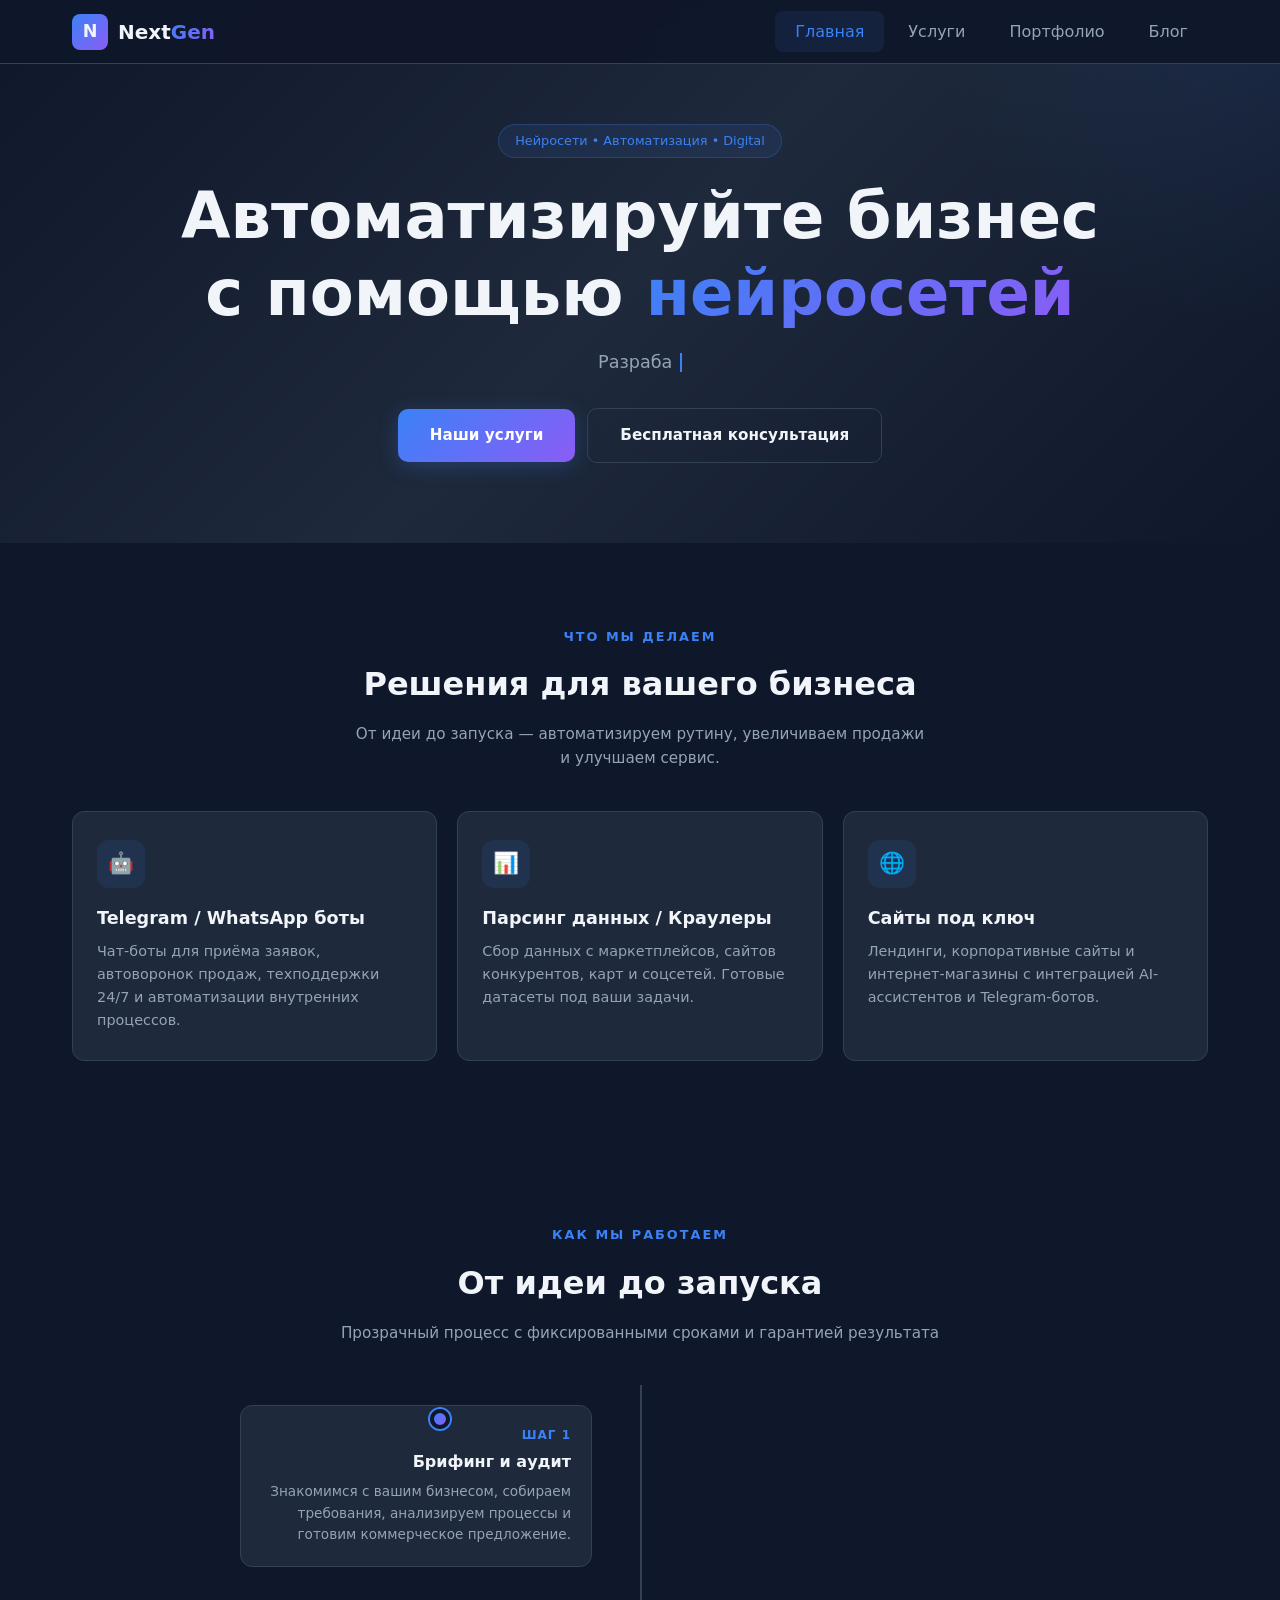
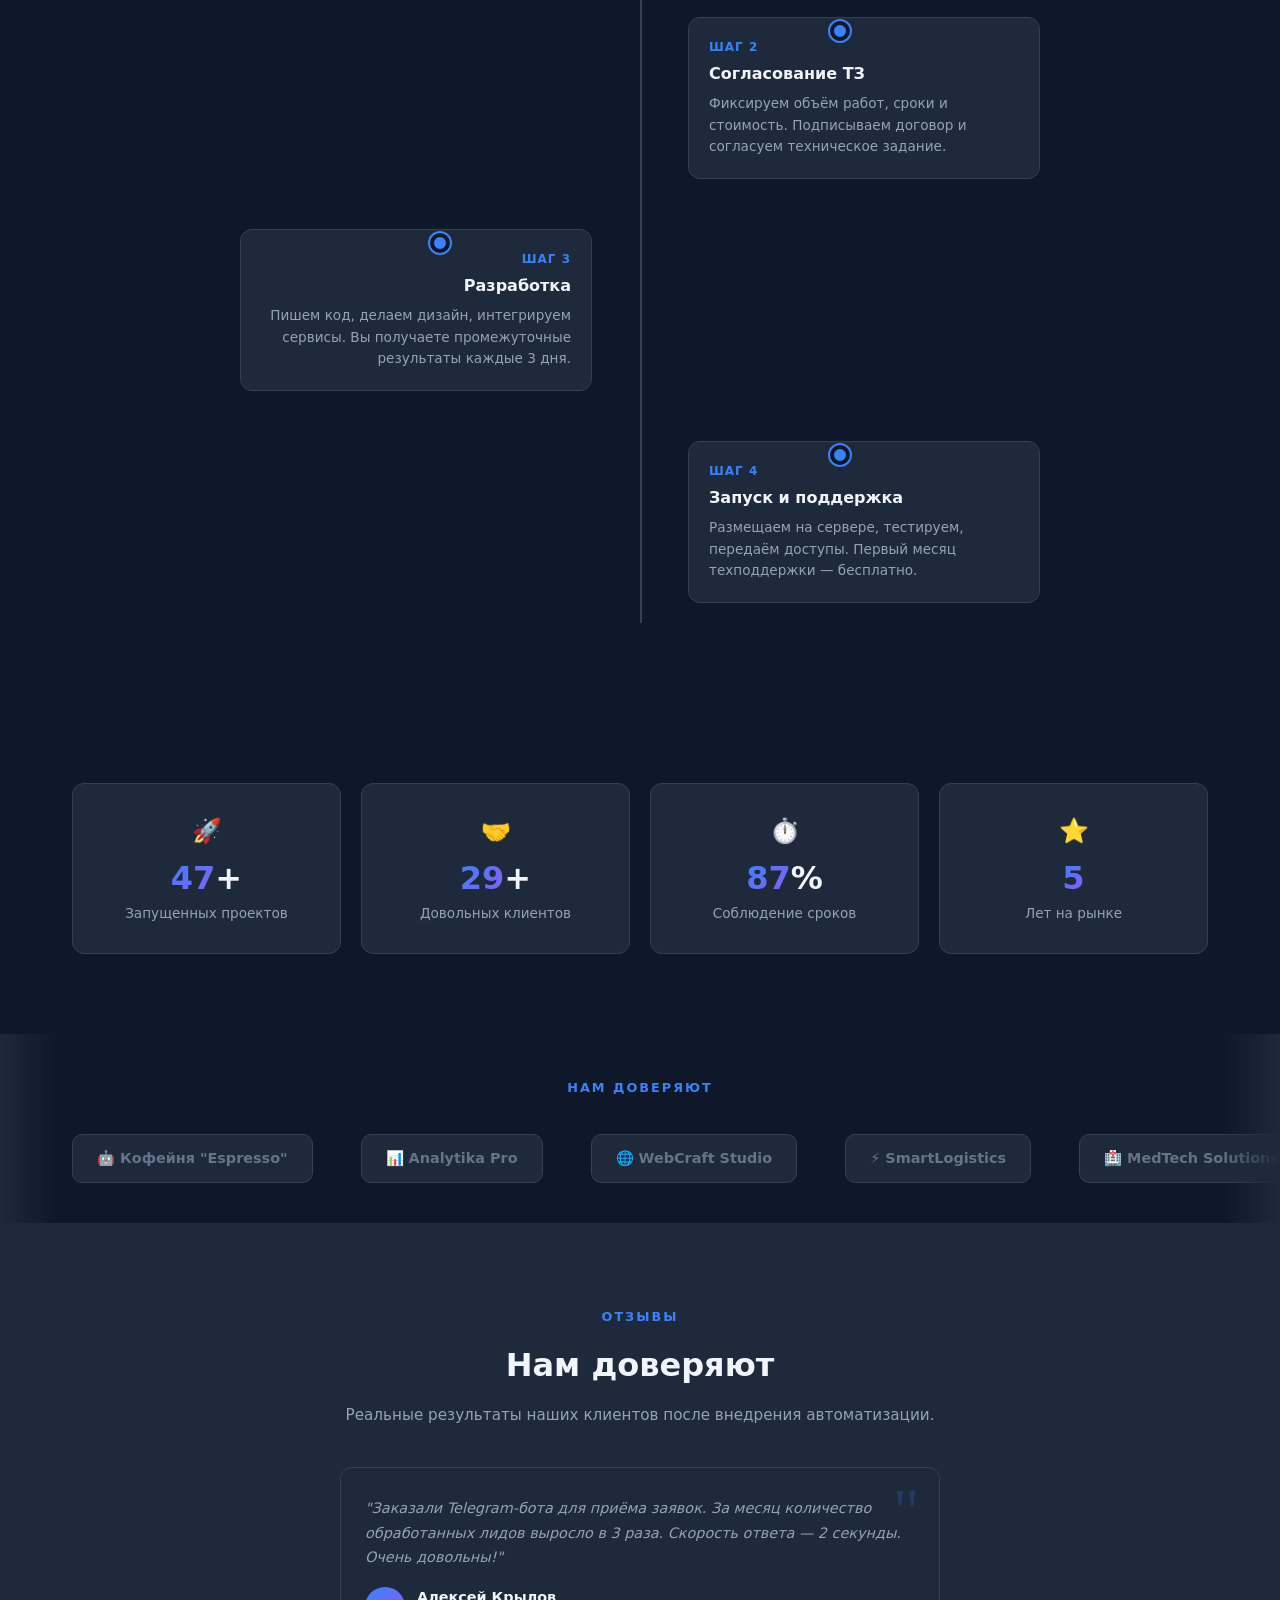
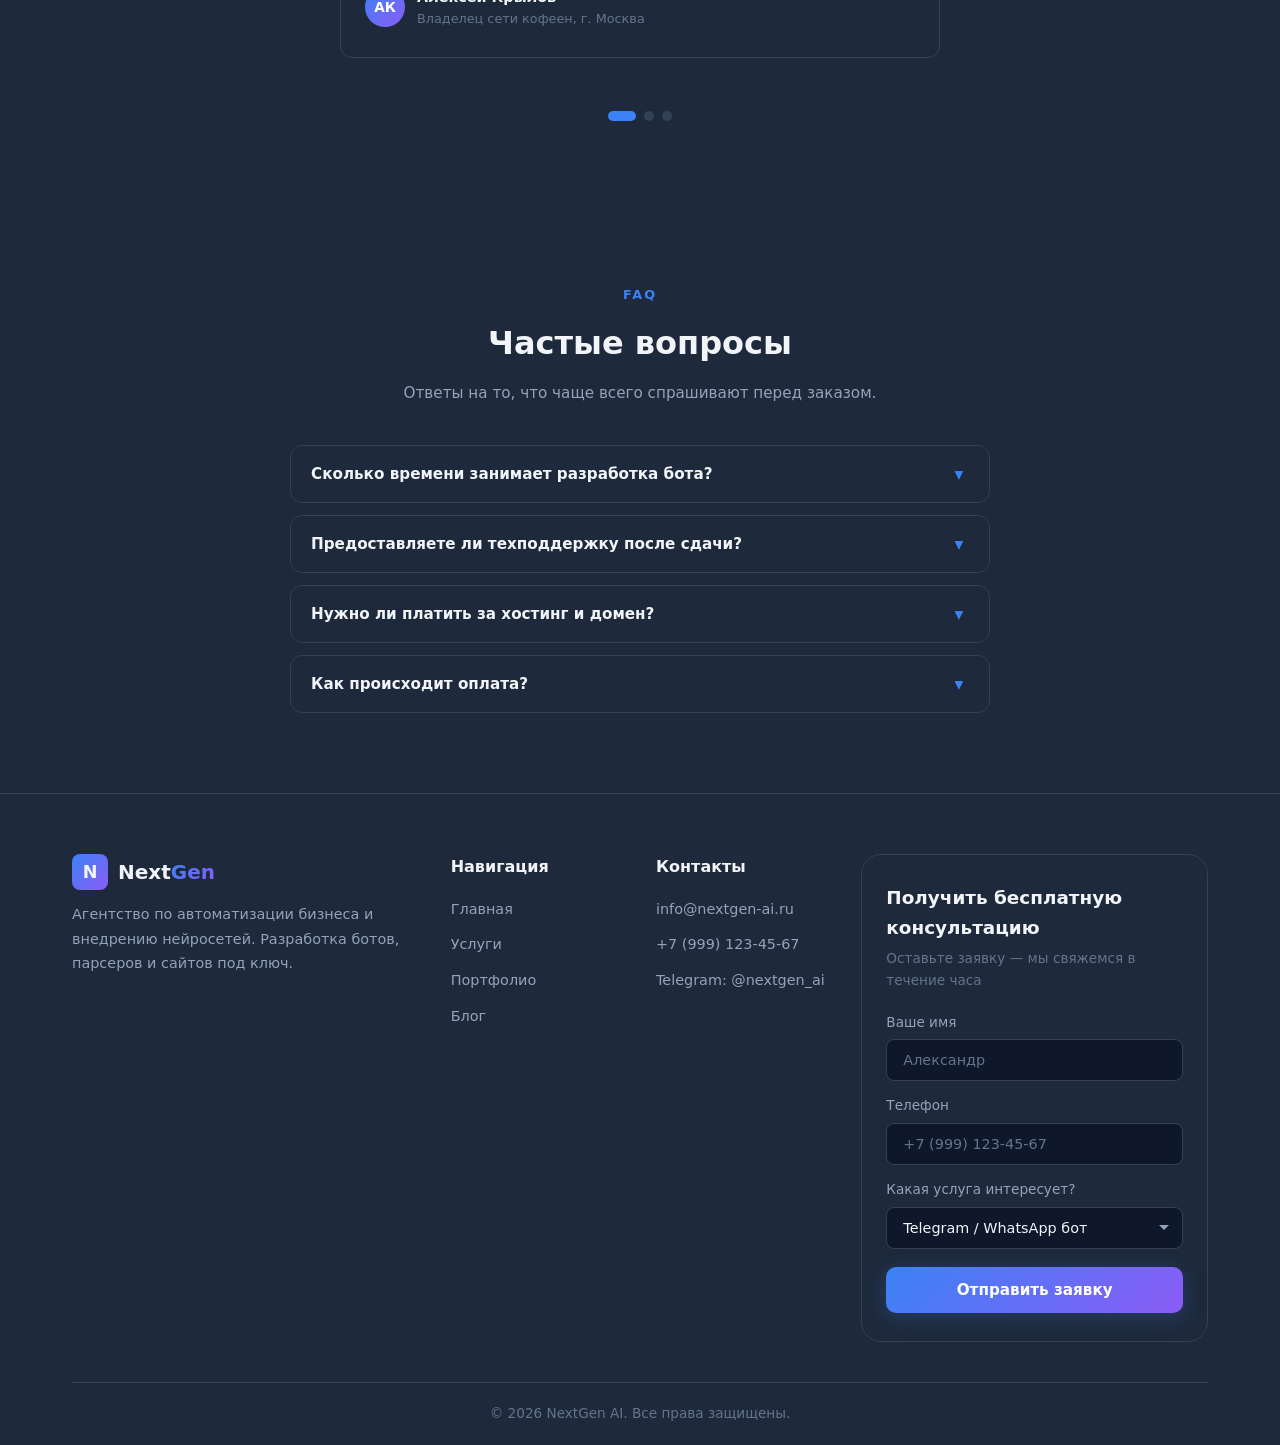
<file: index.html>
<!DOCTYPE html>
<html lang="ru">
<head>
  <meta charset="UTF-8">
  <meta name="viewport" content="width=device-width, initial-scale=1.0">
  <title>NextGen AI — Автоматизация бизнеса и внедрение нейросетей</title>
  <meta name="description" content="NextGen AI — агентство по автоматизации бизнеса. Разработка Telegram-ботов, парсеров данных, сайтов под ключ. Бесплатная консультация.">
  <meta name="google-site-verification" content="5R5VbEmm2n74LcDH_hMLKXL2e5o9t02qzC8g4OUq7aQ">
  <link rel="stylesheet" href="css/style.css">
</head>
<body>

  <!-- ======== ПРЕЛОАДЕР ======== -->
  <div class="preloader" id="preloader">
    <div class="preloader__logo">N</div>
    <div class="preloader__bar"><div class="preloader__bar-fill"></div></div>
  </div>

  <!-- ======== ХЕДЕР ======== -->
  <header class="header">
    <div class="container">
      <a href="index.html" class="logo">
        <div class="logo-icon">N</div>
        <div>Next<span>Gen</span></div>
      </a>
      <nav class="nav" id="nav">
        <ul class="nav__list">
          <li><a href="index.html" class="nav__link nav__link--active">Главная</a></li>
          <li><a href="services.html" class="nav__link">Услуги</a></li>
          <li><a href="portfolio.html" class="nav__link">Портфолио</a></li>
          <li><a href="blog.html" class="nav__link">Блог</a></li>
        </ul>
      </nav>
      <button class="burger" id="burger" aria-label="Меню">
        <span class="burger__line"></span>
        <span class="burger__line"></span>
        <span class="burger__line"></span>
      </button>
    </div>
  </header>

  <!-- ======== HERO / БАННЕР ======== -->
  <section class="hero">
    <div class="container">
      <div class="hero__content animate-in">
        <div class="hero__badge">Нейросети • Автоматизация • Digital</div>
        <h1 class="hero__title">
          Автоматизируйте бизнес<br>с&nbsp;помощью <span>нейросетей</span>
        </h1>
        <p class="hero__subtitle">
          <span class="typewriter" id="typewriter"></span>
          <span class="typewriter__cursor"></span>
        </p>
        <div class="hero__actions">
          <a href="services.html" class="btn btn--primary">Наши услуги</a>
          <a href="#consultation" class="btn btn--secondary">Бесплатная консультация</a>
        </div>
      </div>
    </div>
  </section>

  <!-- ======== УСЛУГИ (кратко) ======== -->
  <section class="section">
    <div class="container">
      <div class="section__header">
        <span class="section__label">Что мы делаем</span>
        <h2 class="section__title">Решения для вашего бизнеса</h2>
        <p class="section__desc">
          От идеи до запуска — автоматизируем рутину, увеличиваем продажи и&nbsp;улучшаем сервис.
        </p>
      </div>
      <div class="features-grid">
        <div class="feature-card animate-in animate-in--1">
          <div class="feature-card__icon">🤖</div>
          <h3 class="feature-card__title">Telegram / WhatsApp боты</h3>
          <p class="feature-card__desc">
            Чат-боты для приёма заявок, автоворонок продаж, техподдержки 24/7
            и автоматизации внутренних процессов.
          </p>
        </div>
        <div class="feature-card animate-in animate-in--2">
          <div class="feature-card__icon">📊</div>
          <h3 class="feature-card__title">Парсинг данных / Краулеры</h3>
          <p class="feature-card__desc">
            Сбор данных с маркетплейсов, сайтов конкурентов, карт и соцсетей.
            Готовые датасеты под ваши задачи.
          </p>
        </div>
        <div class="feature-card animate-in animate-in--3">
          <div class="feature-card__icon">🌐</div>
          <h3 class="feature-card__title">Сайты под ключ</h3>
          <p class="feature-card__desc">
            Лендинги, корпоративные сайты и интернет-магазины с интеграцией
            AI-ассистентов и Telegram-ботов.
          </p>
        </div>
      </div>
    </div>
  </section>

  <!-- ======== ПРОЦЕСС РАБОТЫ ======== -->
  <section class="section">
    <div class="container">
      <div class="section__header">
        <span class="section__label">Как мы работаем</span>
        <h2 class="section__title">От идеи до запуска</h2>
        <p class="section__desc">Прозрачный процесс с фиксированными сроками и гарантией результата</p>
      </div>
      <div class="timeline">
        <div class="timeline__step reveal">
          <div class="timeline__dot timeline__dot--current"></div>
          <div class="timeline__content">
            <div class="timeline__step-num">Шаг 1</div>
            <h3 class="timeline__step-title">Брифинг и аудит</h3>
            <p class="timeline__step-desc">Знакомимся с вашим бизнесом, собираем требования, анализируем процессы и готовим коммерческое предложение.</p>
          </div>
        </div>
        <div class="timeline__step reveal reveal--delay-1">
          <div class="timeline__dot"></div>
          <div class="timeline__content">
            <div class="timeline__step-num">Шаг 2</div>
            <h3 class="timeline__step-title">Согласование ТЗ</h3>
            <p class="timeline__step-desc">Фиксируем объём работ, сроки и стоимость. Подписываем договор и согласуем техническое задание.</p>
          </div>
        </div>
        <div class="timeline__step reveal reveal--delay-2">
          <div class="timeline__dot"></div>
          <div class="timeline__content">
            <div class="timeline__step-num">Шаг 3</div>
            <h3 class="timeline__step-title">Разработка</h3>
            <p class="timeline__step-desc">Пишем код, делаем дизайн, интегрируем сервисы. Вы получаете промежуточные результаты каждые 3 дня.</p>
          </div>
        </div>
        <div class="timeline__step reveal reveal--delay-3">
          <div class="timeline__dot"></div>
          <div class="timeline__content">
            <div class="timeline__step-num">Шаг 4</div>
            <h3 class="timeline__step-title">Запуск и поддержка</h3>
            <p class="timeline__step-desc">Размещаем на сервере, тестируем, передаём доступы. Первый месяц техподдержки — бесплатно.</p>
          </div>
        </div>
      </div>
    </div>
  </section>

  <!-- ======== СЧЕТЧИКИ СТАТИСТИКИ ======== -->
  <section class="section">
    <div class="container">
      <div class="stats-grid">
        <div class="stat-item reveal">
          <div class="stat-item__icon">🚀</div>
          <div class="stat-item__number"><span class="stat-counter" data-target="47">0</span>+</div>
          <div class="stat-item__label">Запущенных проектов</div>
        </div>
        <div class="stat-item reveal reveal--delay-1">
          <div class="stat-item__icon">🤝</div>
          <div class="stat-item__number"><span class="stat-counter" data-target="32">0</span>+</div>
          <div class="stat-item__label">Довольных клиентов</div>
        </div>
        <div class="stat-item reveal reveal--delay-2">
          <div class="stat-item__icon">⏱️</div>
          <div class="stat-item__number"><span class="stat-counter" data-target="98">0</span>%</div>
          <div class="stat-item__label">Соблюдение сроков</div>
        </div>
        <div class="stat-item reveal reveal--delay-3">
          <div class="stat-item__icon">⭐</div>
          <div class="stat-item__number"><span class="stat-counter" data-target="5">0</span></div>
          <div class="stat-item__label">Лет на рынке</div>
        </div>
      </div>
    </div>
  </section>

  <!-- ======== ПАРТНЁРЫ / КЛИЕНТЫ ======== -->
  <section class="section partners" style="padding: 40px 0;">
    <div class="container">
      <div class="section__header" style="margin-bottom: 24px;">
        <span class="section__label">Нам доверяют</span>
      </div>
      <div class="partners__track">
        <span class="partners__item">🤖 Кофейня "Espresso"</span>
        <span class="partners__item">📊 Analytika Pro</span>
        <span class="partners__item">🌐 WebCraft Studio</span>
        <span class="partners__item">⚡ SmartLogistics</span>
        <span class="partners__item">🏥 MedTech Solutions</span>
        <span class="partners__item">🛍️ FashionMarket</span>
        <span class="partners__item">📚 EduPlatform</span>
        <span class="partners__item">🔧 AutoService+</span>
        <!-- Дублируем для бесконечной прокрутки -->
        <span class="partners__item">🤖 Кофейня "Espresso"</span>
        <span class="partners__item">📊 Analytika Pro</span>
        <span class="partners__item">🌐 WebCraft Studio</span>
        <span class="partners__item">⚡ SmartLogistics</span>
        <span class="partners__item">🏥 MedTech Solutions</span>
        <span class="partners__item">🛍️ FashionMarket</span>
        <span class="partners__item">📚 EduPlatform</span>
        <span class="partners__item">🔧 AutoService+</span>
      </div>
    </div>
  </section>

  <!-- ======== ОТЗЫВЫ (карусель) ======== -->
  <section class="section" style="background: var(--bg-secondary);">
    <div class="container">
      <div class="section__header">
        <span class="section__label">Отзывы</span>
        <h2 class="section__title">Нам доверяют</h2>
        <p class="section__desc">Реальные результаты наших клиентов после внедрения автоматизации.</p>
      </div>
      <div class="testimonials-carousel">
        <div class="testimonials-carousel__slides">
          <div class="testimonials-carousel__slide testimonials-carousel__slide--active">
            <div class="testimonial-card">
              <p class="testimonial-card__text">
                "Заказали Telegram-бота для приёма заявок. За месяц количество обработанных лидов
                выросло в 3 раза. Скорость ответа — 2 секунды. Очень довольны!"
              </p>
              <div class="testimonial-card__author">
                <div class="testimonial-card__avatar">АК</div>
                <div>
                  <div class="testimonial-card__name">Алексей Крылов</div>
                  <div class="testimonial-card__role">Владелец сети кофеен, г. Москва</div>
                </div>
              </div>
            </div>
          </div>
          <div class="testimonials-carousel__slide">
            <div class="testimonial-card">
              <p class="testimonial-card__text">
                "Парсинг конкурентов с Wildberries сэкономил нам недели ручного сбора данных.
                Получили полную аналитику по ценам и ассортименту за 2 дня."
              </p>
              <div class="testimonial-card__author">
                <div class="testimonial-card__avatar">ЕМ</div>
                <div>
                  <div class="testimonial-card__name">Екатерина Морозова</div>
                  <div class="testimonial-card__role">Руководитель отдела аналитики</div>
                </div>
              </div>
            </div>
          </div>
          <div class="testimonials-carousel__slide">
            <div class="testimonial-card">
              <p class="testimonial-card__text">
                "Сделали корпоративный сайт с ИИ-ассистентом. Посетители могут сразу задать вопрос
                боту — конверсия в заявку выросла на 40%. Рекомендуем!"
              </p>
              <div class="testimonial-card__author">
                <div class="testimonial-card__avatar">ДС</div>
                <div>
                  <div class="testimonial-card__name">Дмитрий Соловьёв</div>
                  <div class="testimonial-card__role">CEO, IT-интегратор</div>
                </div>
              </div>
            </div>
          </div>
        </div>
        <div class="testimonials-carousel__dots">
          <button class="testimonials-carousel__dot testimonials-carousel__dot--active" data-slide="0"></button>
          <button class="testimonials-carousel__dot" data-slide="1"></button>
          <button class="testimonials-carousel__dot" data-slide="2"></button>
        </div>
      </div>
    </div>
  </section>

  <!-- ======== FAQ / ЧАСТЫЕ ВОПРОСЫ ======== -->
  <section class="section" style="background: var(--bg-secondary);">
    <div class="container">
      <div class="section__header">
        <span class="section__label">FAQ</span>
        <h2 class="section__title">Частые вопросы</h2>
        <p class="section__desc">Ответы на то, что чаще всего спрашивают перед заказом.</p>
      </div>
      <div class="faq-list">
        <div class="faq-item reveal">
          <button class="faq-item__question">
            Сколько времени занимает разработка бота?
            <span class="faq-item__arrow">▾</span>
          </button>
          <div class="faq-item__answer">
            <p>В среднем от 3 до 10 дней в зависимости от сложности. Простой бот для приёма заявок делаем за 3-5 дней, комплексное решение с CRM и платежами — до 2 недель.</p>
          </div>
        </div>
        <div class="faq-item reveal reveal--delay-1">
          <button class="faq-item__question">
            Предоставляете ли техподдержку после сдачи?
            <span class="faq-item__arrow">▾</span>
          </button>
          <div class="faq-item__answer">
            <p>Да. Первый месяц поддержки бесплатно. Затем вы можете выбрать тариф: разовое обслуживание или ежемесячный абонемент с приоритетными доработками.</p>
          </div>
        </div>
        <div class="faq-item reveal reveal--delay-2">
          <button class="faq-item__question">
            Нужно ли платить за хостинг и домен?
            <span class="faq-item__arrow">▾</span>
          </button>
          <div class="faq-item__answer">
            <p>При заказе сайта под ключ мы дарим хостинг и домен на первый год. Для ботов и парсеров сервер оплачивается отдельно — от 500 ₽/мес.</p>
          </div>
        </div>
        <div class="faq-item reveal reveal--delay-3">
          <button class="faq-item__question">
            Как происходит оплата?
            <span class="faq-item__arrow">▾</span>
          </button>
          <div class="faq-item__answer">
            <p>Работаем по предоплате 50% — 50% после приёмки. Для крупных проектов возможна поэтапная оплата. Принимаем наличные, перевод на карту или безналичный расчёт.</p>
          </div>
        </div>
      </div>
    </div>
  </section>

  <!-- ======== ФУТЕР ======== -->
  <footer class="footer" id="consultation">
    <div class="container">
      <div class="footer__grid">
        <div class="footer__brand">
          <a href="index.html" class="logo">
            <div class="logo-icon">N</div>
            <div>Next<span>Gen</span></div>
          </a>
          <p class="footer__desc">
            Агентство по автоматизации бизнеса и внедрению нейросетей.
            Разработка ботов, парсеров и сайтов под ключ.
          </p>
        </div>
        <div>
          <h4 class="footer__heading">Навигация</h4>
          <ul class="footer__links">
            <li><a href="index.html" class="footer__link">Главная</a></li>
            <li><a href="services.html" class="footer__link">Услуги</a></li>
            <li><a href="portfolio.html" class="footer__link">Портфолио</a></li>
            <li><a href="blog.html" class="footer__link">Блог</a></li>
          </ul>
        </div>
        <div>
          <h4 class="footer__heading">Контакты</h4>
          <ul class="footer__links">
            <li><span class="footer__link">info@nextgen-ai.ru</span></li>
            <li><span class="footer__link">+7 (999) 123-45-67</span></li>
            <li><span class="footer__link">Telegram: @nextgen_ai</span></li>
          </ul>
        </div>
        <div class="footer-form" id="form-container">
          <h4 class="footer-form__title">Получить бесплатную консультацию</h4>
          <p class="footer-form__desc">Оставьте заявку — мы свяжемся в течение часа</p>
          <form class="form" id="consult-form">
            <div class="form__group">
              <label class="form__label" for="name">Ваше имя</label>
              <input class="form__input" type="text" id="name" name="name" placeholder="Александр" required>
            </div>
            <div class="form__group">
              <label class="form__label" for="phone">Телефон</label>
              <input class="form__input" type="tel" id="phone" name="phone" placeholder="+7 (999) 123-45-67" required>
            </div>
            <div class="form__group">
              <label class="form__label" for="service">Какая услуга интересует?</label>
              <select class="form__select" id="service" name="service">
                <option value="Telegram/WhatsApp бот">Telegram / WhatsApp бот</option>
                <option value="Парсинг данных">Парсинг / Краулер</option>
                <option value="Сайт под ключ">Сайт под ключ</option>
                <option value="Другое">Другое</option>
              </select>
            </div>
            <button class="btn btn--primary form__submit" type="submit">Отправить заявку</button>
          </form>
          <div class="form__success" id="form-success">
            <div class="form__success-icon">✅</div>
            <div class="form__success-title">Спасибо за заявку!</div>
            <div class="form__success-text">Мы свяжемся с вами в ближайшее время.</div>
          </div>
        </div>
      </div>
      <div class="footer__bottom">
        &copy; 2026 NextGen AI. Все права защищены.
      </div>
    </div>
  </footer>

  <!-- ======== МОДАЛЬНОЕ ОКНО ======== -->
  <div class="modal-overlay" id="modal">
    <div class="modal">
      <button class="modal__close" id="modal-close">✕</button>
      <h3 class="modal__title">Заказ услуги</h3>
      <p class="modal__desc">Заполните форму — мы свяжемся с вами в ближайшее время</p>
      <form class="form" id="modal-form">
        <div class="form__group">
          <label class="form__label" for="modal-name">Ваше имя</label>
          <input class="form__input" type="text" id="modal-name" placeholder="Александр" required>
        </div>
        <div class="form__group">
          <label class="form__label" for="modal-phone">Телефон</label>
          <input class="form__input" type="tel" id="modal-phone" placeholder="+7 (999) 123-45-67" required>
        </div>
        <div class="form__group">
          <label class="form__label" for="modal-service">Услуга</label>
          <select class="form__select" id="modal-service">
            <option value="Telegram/WhatsApp бот">Telegram / WhatsApp бот</option>
            <option value="Парсинг данных">Парсинг / Краулер</option>
            <option value="Сайт под ключ">Сайт под ключ</option>
            <option value="Комплексная автоматизация">Комплексная автоматизация</option>
          </select>
        </div>
        <button class="btn btn--primary form__submit" type="submit">Отправить заявку</button>
      </form>
      <div class="form__success" id="modal-success">
        <div class="form__success-icon">✅</div>
        <div class="form__success-title">Спасибо за заявку!</div>
        <div class="form__success-text">Мы свяжемся с вами в ближайшее время.</div>
      </div>
    </div>
  </div>

  <!-- ======== КНОПКА НАВЕРХ ======== -->
  <button class="scroll-top" id="scroll-top" aria-label="Наверх">↑</button>

  <script src="js/script.js"></script>
</body>
</html>
</file>
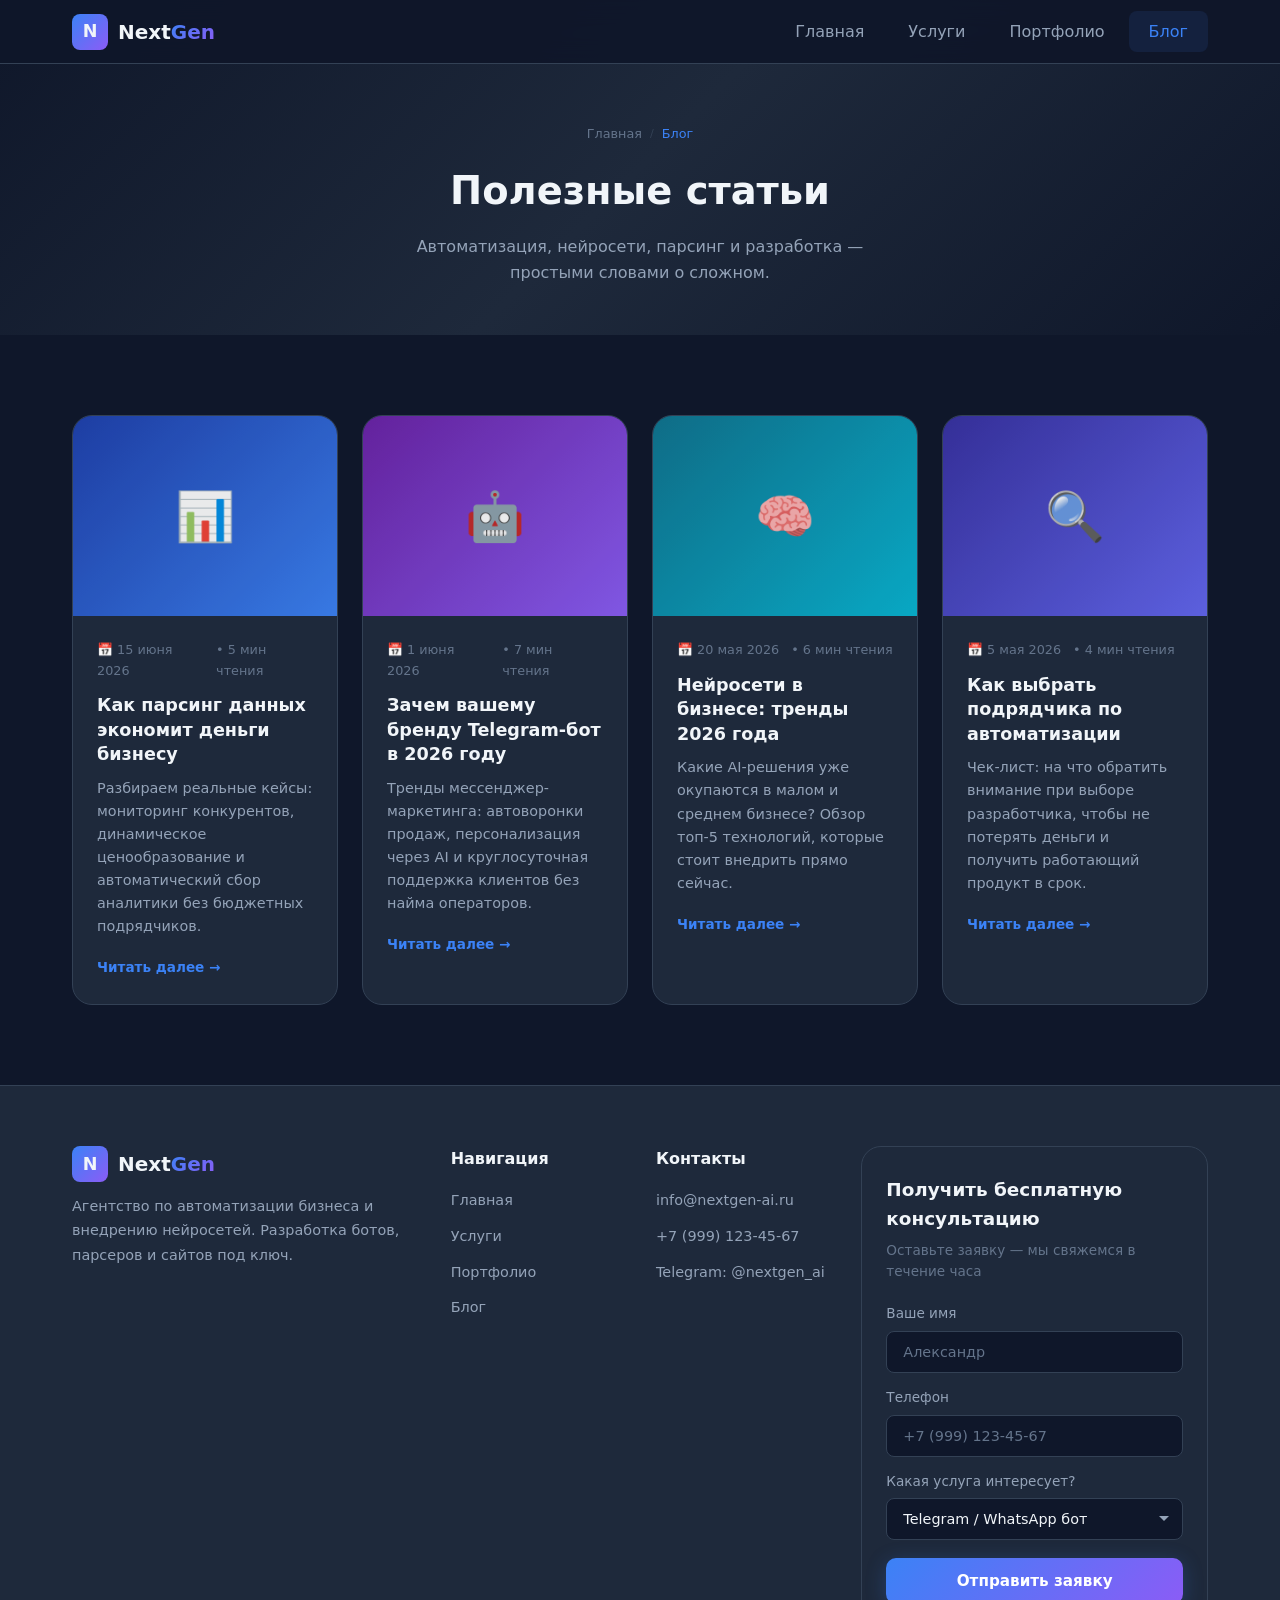
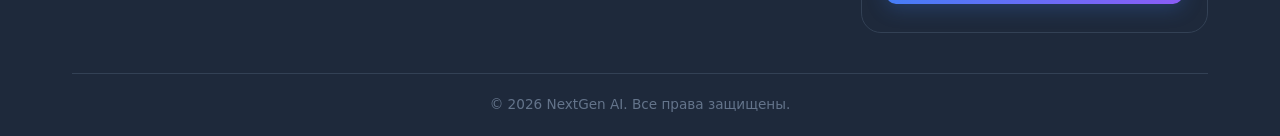
<file: blog.html>
<!DOCTYPE html>
<html lang="ru">
<head>
  <meta charset="UTF-8">
  <meta name="viewport" content="width=device-width, initial-scale=1.0">
  <title>Блог — NextGen AI</title>
  <meta name="description" content="Полезные статьи об автоматизации бизнеса, разработке Telegram-ботов, парсинге данных и внедрении нейросетей.">
  <meta name="google-site-verification" content="5R5VbEmm2n74LcDH_hMLKXL2e5o9t02qzC8g4OUq7aQ">
  <link rel="stylesheet" href="css/style.css">
</head>
<body>

  <!-- ======== ПРЕЛОАДЕР ======== -->
  <div class="preloader" id="preloader">
    <div class="preloader__logo">N</div>
    <div class="preloader__bar"><div class="preloader__bar-fill"></div></div>
  </div>

  <!-- ======== ХЕДЕР ======== -->
  <header class="header">
    <div class="container">
      <a href="index.html" class="logo">
        <div class="logo-icon">N</div>
        <div>Next<span>Gen</span></div>
      </a>
      <nav class="nav" id="nav">
        <ul class="nav__list">
          <li><a href="index.html" class="nav__link">Главная</a></li>
          <li><a href="services.html" class="nav__link">Услуги</a></li>
          <li><a href="portfolio.html" class="nav__link">Портфолио</a></li>
          <li><a href="blog.html" class="nav__link nav__link--active">Блог</a></li>
        </ul>
      </nav>
      <button class="burger" id="burger" aria-label="Меню">
        <span class="burger__line"></span>
        <span class="burger__line"></span>
        <span class="burger__line"></span>
      </button>
    </div>
  </header>

  <!-- ======== ЗАГОЛОВОК СТРАНИЦЫ ======== -->
  <section class="page-header">
    <div class="container">
      <div class="breadcrumbs">
        <a href="index.html">Главная</a>
        <span class="breadcrumbs__sep">/</span>
        <span class="breadcrumbs__current">Блог</span>
      </div>
      <h1 class="page-header__title">Полезные статьи</h1>
      <p class="page-header__desc">
        Автоматизация, нейросети, парсинг и разработка — простыми словами о сложном.
      </p>
    </div>
  </section>

  <!-- ======== СЕТКА СТАТЕЙ ======== -->
  <section class="section">
    <div class="container">
      <div class="blog-grid">
        <!-- Статья 1 -->
        <article class="blog-card animate-in animate-in--1">
          <div class="blog-card__image blog-card__image--blue">📊</div>
          <div class="blog-card__body">
            <div class="blog-card__meta">
              <span class="blog-card__date">📅 15 июня 2026</span>
              <span>• 5 мин чтения</span>
            </div>
            <h2 class="blog-card__title">
              <a href="#">Как парсинг данных экономит деньги бизнесу</a>
            </h2>
            <p class="blog-card__excerpt">
              Разбираем реальные кейсы: мониторинг конкурентов, динамическое ценообразование
              и автоматический сбор аналитики без бюджетных подрядчиков.
            </p>
            <a href="#" class="blog-card__link">Читать далее →</a>
          </div>
        </article>
        <!-- Статья 2 -->
        <article class="blog-card animate-in animate-in--2">
          <div class="blog-card__image blog-card__image--purple">🤖</div>
          <div class="blog-card__body">
            <div class="blog-card__meta">
              <span class="blog-card__date">📅 1 июня 2026</span>
              <span>• 7 мин чтения</span>
            </div>
            <h2 class="blog-card__title">
              <a href="#">Зачем вашему бренду Telegram-бот в 2026 году</a>
            </h2>
            <p class="blog-card__excerpt">
              Тренды мессенджер-маркетинга: автоворонки продаж, персонализация через AI
              и круглосуточная поддержка клиентов без найма операторов.
            </p>
            <a href="#" class="blog-card__link">Читать далее →</a>
          </div>
        </article>
        <!-- Статья 3 -->
        <article class="blog-card animate-in animate-in--3">
          <div class="blog-card__image blog-card__image--cyan">🧠</div>
          <div class="blog-card__body">
            <div class="blog-card__meta">
              <span class="blog-card__date">📅 20 мая 2026</span>
              <span>• 6 мин чтения</span>
            </div>
            <h2 class="blog-card__title">
              <a href="#">Нейросети в бизнесе: тренды 2026 года</a>
            </h2>
            <p class="blog-card__excerpt">
              Какие AI-решения уже окупаются в малом и среднем бизнесе? Обзор топ-5
              технологий, которые стоит внедрить прямо сейчас.
            </p>
            <a href="#" class="blog-card__link">Читать далее →</a>
          </div>
        </article>
        <!-- Статья 4 -->
        <article class="blog-card animate-in animate-in--4">
          <div class="blog-card__image blog-card__image--indigo">🔍</div>
          <div class="blog-card__body">
            <div class="blog-card__meta">
              <span class="blog-card__date">📅 5 мая 2026</span>
              <span>• 4 мин чтения</span>
            </div>
            <h2 class="blog-card__title">
              <a href="#">Как выбрать подрядчика по автоматизации</a>
            </h2>
            <p class="blog-card__excerpt">
              Чек-лист: на что обратить внимание при выборе разработчика, чтобы не
              потерять деньги и получить работающий продукт в срок.
            </p>
            <a href="#" class="blog-card__link">Читать далее →</a>
          </div>
        </article>
      </div>
    </div>
  </section>

  <!-- ======== ФУТЕР ======== -->
  <footer class="footer" id="consultation">
    <div class="container">
      <div class="footer__grid">
        <div class="footer__brand">
          <a href="index.html" class="logo">
            <div class="logo-icon">N</div>
            <div>Next<span>Gen</span></div>
          </a>
          <p class="footer__desc">
            Агентство по автоматизации бизнеса и внедрению нейросетей.
            Разработка ботов, парсеров и сайтов под ключ.
          </p>
        </div>
        <div>
          <h4 class="footer__heading">Навигация</h4>
          <ul class="footer__links">
            <li><a href="index.html" class="footer__link">Главная</a></li>
            <li><a href="services.html" class="footer__link">Услуги</a></li>
            <li><a href="portfolio.html" class="footer__link">Портфолио</a></li>
            <li><a href="blog.html" class="footer__link">Блог</a></li>
          </ul>
        </div>
        <div>
          <h4 class="footer__heading">Контакты</h4>
          <ul class="footer__links">
            <li><span class="footer__link">info@nextgen-ai.ru</span></li>
            <li><span class="footer__link">+7 (999) 123-45-67</span></li>
            <li><span class="footer__link">Telegram: @nextgen_ai</span></li>
          </ul>
        </div>
        <div class="footer-form">
          <h4 class="footer-form__title">Получить бесплатную консультацию</h4>
          <p class="footer-form__desc">Оставьте заявку — мы свяжемся в течение часа</p>
          <form class="form" id="consult-form">
            <div class="form__group">
              <label class="form__label" for="name">Ваше имя</label>
              <input class="form__input" type="text" id="name" name="name" placeholder="Александр" required>
            </div>
            <div class="form__group">
              <label class="form__label" for="phone">Телефон</label>
              <input class="form__input" type="tel" id="phone" name="phone" placeholder="+7 (999) 123-45-67" required>
            </div>
            <div class="form__group">
              <label class="form__label" for="service">Какая услуга интересует?</label>
              <select class="form__select" id="service" name="service">
                <option value="Telegram/WhatsApp бот">Telegram / WhatsApp бот</option>
                <option value="Парсинг данных">Парсинг / Краулер</option>
                <option value="Сайт под ключ">Сайт под ключ</option>
                <option value="Другое">Другое</option>
              </select>
            </div>
            <button class="btn btn--primary form__submit" type="submit">Отправить заявку</button>
          </form>
          <div class="form__success" id="form-success">
            <div class="form__success-icon">✅</div>
            <div class="form__success-title">Спасибо за заявку!</div>
            <div class="form__success-text">Мы свяжемся с вами в ближайшее время.</div>
          </div>
        </div>
      </div>
      <div class="footer__bottom">
        &copy; 2026 NextGen AI. Все права защищены.
      </div>
    </div>
  </footer>

  <!-- ======== МОДАЛЬНОЕ ОКНО ======== -->
  <div class="modal-overlay" id="modal">
    <div class="modal">
      <button class="modal__close" id="modal-close">✕</button>
      <h3 class="modal__title">Заказ услуги</h3>
      <p class="modal__desc">Заполните форму — мы свяжемся с вами в ближайшее время</p>
      <form class="form" id="modal-form">
        <div class="form__group">
          <label class="form__label" for="modal-name">Ваше имя</label>
          <input class="form__input" type="text" id="modal-name" placeholder="Александр" required>
        </div>
        <div class="form__group">
          <label class="form__label" for="modal-phone">Телефон</label>
          <input class="form__input" type="tel" id="modal-phone" placeholder="+7 (999) 123-45-67" required>
        </div>
        <div class="form__group">
          <label class="form__label" for="modal-service">Услуга</label>
          <select class="form__select" id="modal-service">
            <option value="Telegram/WhatsApp бот">Telegram / WhatsApp бот</option>
            <option value="Парсинг данных">Парсинг / Краулер</option>
            <option value="Сайт под ключ">Сайт под ключ</option>
            <option value="Комплексная автоматизация">Комплексная автоматизация</option>
          </select>
        </div>
        <button class="btn btn--primary form__submit" type="submit">Отправить заявку</button>
      </form>
      <div class="form__success" id="modal-success">
        <div class="form__success-icon">✅</div>
        <div class="form__success-title">Спасибо за заявку!</div>
        <div class="form__success-text">Мы свяжемся с вами в ближайшее время.</div>
      </div>
    </div>
  </div>

  <!-- ======== КНОПКА НАВЕРХ ======== -->
  <button class="scroll-top" id="scroll-top" aria-label="Наверх">↑</button>

  <script src="js/script.js"></script>
</body>
</html>
</file>
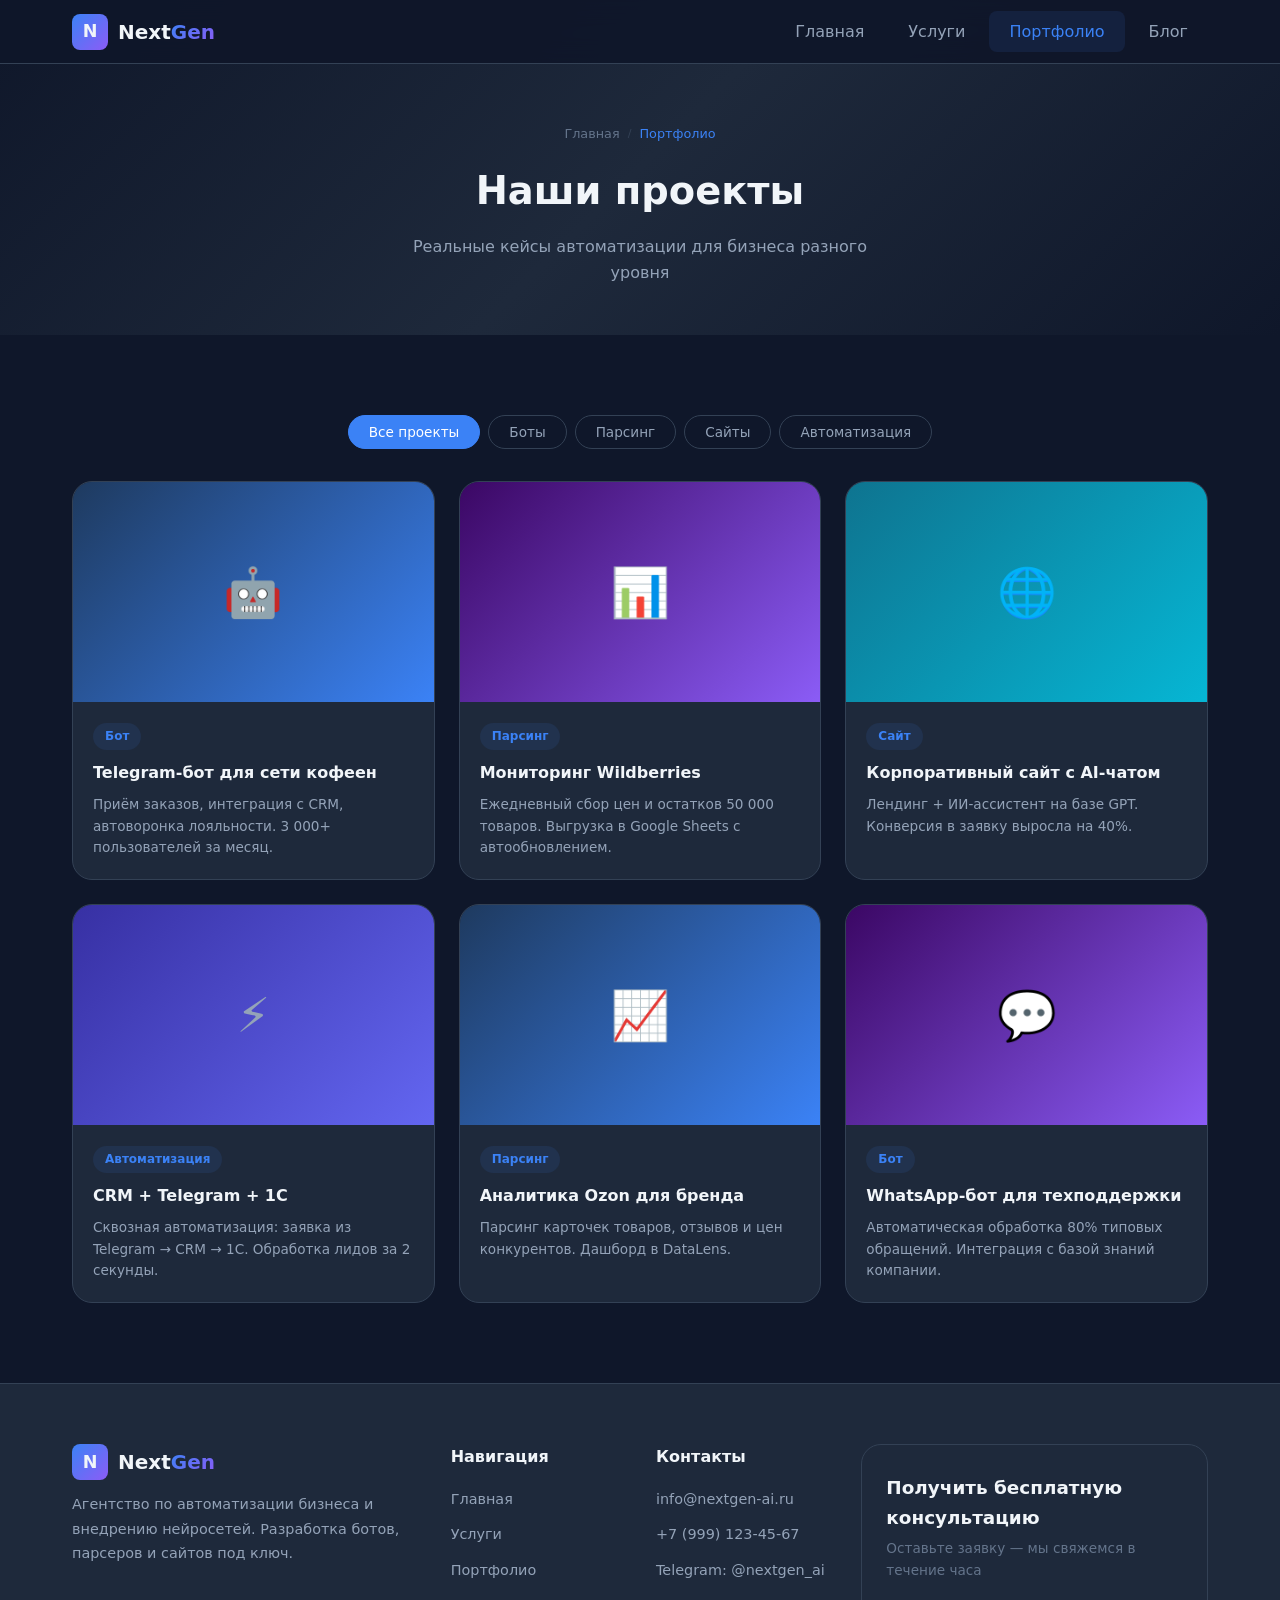
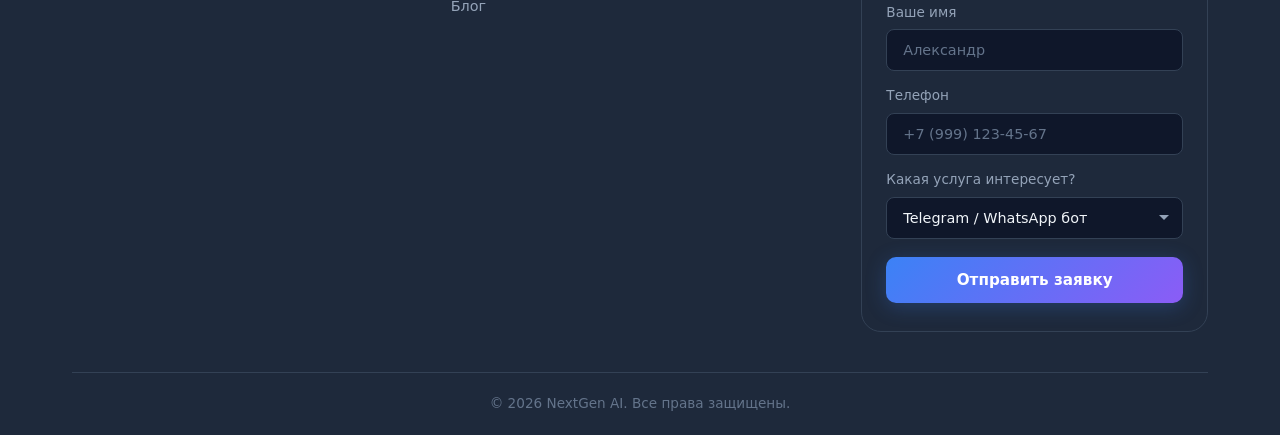
<file: portfolio.html>
<!DOCTYPE html>
<html lang="ru">
<head>
  <meta charset="UTF-8">
  <meta name="viewport" content="width=device-width, initial-scale=1.0">
  <title>Портфолио — NextGen AI</title>
  <meta name="description" content="Реальные проекты: Telegram-боты, парсеры данных, сайты с AI-интеграцией. Кейсы NextGen AI.">
  <meta name="google-site-verification" content="5R5VbEmm2n74LcDH_hMLKXL2e5o9t02qzC8g4OUq7aQ">
  <link rel="stylesheet" href="css/style.css">
</head>
<body>

  <!-- ======== ПРЕЛОАДЕР ======== -->
  <div class="preloader" id="preloader">
    <div class="preloader__logo">N</div>
    <div class="preloader__bar"><div class="preloader__bar-fill"></div></div>
  </div>

  <!-- ======== ХЕДЕР ======== -->
  <header class="header">
    <div class="container">
      <a href="index.html" class="logo">
        <div class="logo-icon">N</div>
        <div>Next<span>Gen</span></div>
      </a>
      <nav class="nav" id="nav">
        <ul class="nav__list">
          <li><a href="index.html" class="nav__link">Главная</a></li>
          <li><a href="services.html" class="nav__link">Услуги</a></li>
          <li><a href="portfolio.html" class="nav__link nav__link--active">Портфолио</a></li>
          <li><a href="blog.html" class="nav__link">Блог</a></li>
        </ul>
      </nav>
      <button class="burger" id="burger" aria-label="Меню">
        <span class="burger__line"></span>
        <span class="burger__line"></span>
        <span class="burger__line"></span>
      </button>
    </div>
  </header>

  <!-- ======== ЗАГОЛОВОК ======== -->
  <section class="page-header">
    <div class="container">
      <div class="breadcrumbs">
        <a href="index.html">Главная</a>
        <span class="breadcrumbs__sep">/</span>
        <span class="breadcrumbs__current">Портфолио</span>
      </div>
      <h1 class="page-header__title">Наши проекты</h1>
      <p class="page-header__desc">Реальные кейсы автоматизации для бизнеса разного уровня</p>
    </div>
  </section>

  <!-- ======== ПОРТФОЛИО ======== -->
  <section class="section">
    <div class="container">
      <div class="portfolio-filter">
        <button class="portfolio-filter__btn portfolio-filter__btn--active" data-filter="all">Все проекты</button>
        <button class="portfolio-filter__btn" data-filter="bot">Боты</button>
        <button class="portfolio-filter__btn" data-filter="parsing">Парсинг</button>
        <button class="portfolio-filter__btn" data-filter="web">Сайты</button>
        <button class="portfolio-filter__btn" data-filter="automation">Автоматизация</button>
      </div>
      <div class="portfolio-grid">
        <div class="portfolio-card reveal" data-category="bot">
          <div class="portfolio-card__image" style="background: linear-gradient(135deg, #1e3a5f, #3b82f6);">🤖</div>
          <div class="portfolio-card__body">
            <span class="portfolio-card__category">Бот</span>
            <h3 class="portfolio-card__title">Telegram-бот для сети кофеен</h3>
            <p class="portfolio-card__desc">Приём заказов, интеграция с CRM, автоворонка лояльности. 3 000+ пользователей за месяц.</p>
          </div>
        </div>
        <div class="portfolio-card reveal reveal--delay-1" data-category="parsing">
          <div class="portfolio-card__image" style="background: linear-gradient(135deg, #3b0764, #8b5cf6);">📊</div>
          <div class="portfolio-card__body">
            <span class="portfolio-card__category">Парсинг</span>
            <h3 class="portfolio-card__title">Мониторинг Wildberries</h3>
            <p class="portfolio-card__desc">Ежедневный сбор цен и остатков 50 000 товаров. Выгрузка в Google Sheets с автообновлением.</p>
          </div>
        </div>
        <div class="portfolio-card reveal reveal--delay-2" data-category="web">
          <div class="portfolio-card__image" style="background: linear-gradient(135deg, #0e7490, #06b6d4);">🌐</div>
          <div class="portfolio-card__body">
            <span class="portfolio-card__category">Сайт</span>
            <h3 class="portfolio-card__title">Корпоративный сайт с AI-чатом</h3>
            <p class="portfolio-card__desc">Лендинг + ИИ-ассистент на базе GPT. Конверсия в заявку выросла на 40%.</p>
          </div>
        </div>
        <div class="portfolio-card reveal reveal--delay-3" data-category="automation">
          <div class="portfolio-card__image" style="background: linear-gradient(135deg, #3730a3, #6366f1);">⚡</div>
          <div class="portfolio-card__body">
            <span class="portfolio-card__category">Автоматизация</span>
            <h3 class="portfolio-card__title">CRM + Telegram + 1С</h3>
            <p class="portfolio-card__desc">Сквозная автоматизация: заявка из Telegram → CRM → 1С. Обработка лидов за 2 секунды.</p>
          </div>
        </div>
        <div class="portfolio-card reveal reveal--delay-1" data-category="parsing">
          <div class="portfolio-card__image" style="background: linear-gradient(135deg, #1e3a5f, #3b82f6);">📈</div>
          <div class="portfolio-card__body">
            <span class="portfolio-card__category">Парсинг</span>
            <h3 class="portfolio-card__title">Аналитика Ozon для бренда</h3>
            <p class="portfolio-card__desc">Парсинг карточек товаров, отзывов и цен конкурентов. Дашборд в DataLens.</p>
          </div>
        </div>
        <div class="portfolio-card reveal reveal--delay-2" data-category="bot">
          <div class="portfolio-card__image" style="background: linear-gradient(135deg, #3b0764, #8b5cf6);">💬</div>
          <div class="portfolio-card__body">
            <span class="portfolio-card__category">Бот</span>
            <h3 class="portfolio-card__title">WhatsApp-бот для техподдержки</h3>
            <p class="portfolio-card__desc">Автоматическая обработка 80% типовых обращений. Интеграция с базой знаний компании.</p>
          </div>
        </div>
      </div>
    </div>
  </section>

  <!-- ======== ФУТЕР ======== -->
  <footer class="footer" id="consultation">
    <div class="container">
      <div class="footer__grid">
        <div class="footer__brand">
          <a href="index.html" class="logo">
            <div class="logo-icon">N</div>
            <div>Next<span>Gen</span></div>
          </a>
          <p class="footer__desc">Агентство по автоматизации бизнеса и внедрению нейросетей. Разработка ботов, парсеров и сайтов под ключ.</p>
        </div>
        <div>
          <h4 class="footer__heading">Навигация</h4>
          <ul class="footer__links">
            <li><a href="index.html" class="footer__link">Главная</a></li>
            <li><a href="services.html" class="footer__link">Услуги</a></li>
            <li><a href="portfolio.html" class="footer__link">Портфолио</a></li>
            <li><a href="blog.html" class="footer__link">Блог</a></li>
          </ul>
        </div>
        <div>
          <h4 class="footer__heading">Контакты</h4>
          <ul class="footer__links">
            <li><span class="footer__link">info@nextgen-ai.ru</span></li>
            <li><span class="footer__link">+7 (999) 123-45-67</span></li>
            <li><span class="footer__link">Telegram: @nextgen_ai</span></li>
          </ul>
        </div>
        <div class="footer-form">
          <h4 class="footer-form__title">Получить бесплатную консультацию</h4>
          <p class="footer-form__desc">Оставьте заявку — мы свяжемся в течение часа</p>
          <form class="form" id="consult-form">
            <div class="form__group">
              <label class="form__label" for="name">Ваше имя</label>
              <input class="form__input" type="text" id="name" name="name" placeholder="Александр" required>
            </div>
            <div class="form__group">
              <label class="form__label" for="phone">Телефон</label>
              <input class="form__input" type="tel" id="phone" name="phone" placeholder="+7 (999) 123-45-67" required>
            </div>
            <div class="form__group">
              <label class="form__label" for="service">Какая услуга интересует?</label>
              <select class="form__select" id="service" name="service">
                <option value="Telegram/WhatsApp бот">Telegram / WhatsApp бот</option>
                <option value="Парсинг данных">Парсинг / Краулер</option>
                <option value="Сайт под ключ">Сайт под ключ</option>
                <option value="Другое">Другое</option>
              </select>
            </div>
            <button class="btn btn--primary form__submit" type="submit">Отправить заявку</button>
          </form>
          <div class="form__success" id="form-success">
            <div class="form__success-icon">✅</div>
            <div class="form__success-title">Спасибо за заявку!</div>
            <div class="form__success-text">Мы свяжемся с вами в ближайшее время.</div>
          </div>
        </div>
      </div>
      <div class="footer__bottom">&copy; 2026 NextGen AI. Все права защищены.</div>
    </div>
  </footer>

  <!-- ======== МОДАЛЬНОЕ ОКНО ======== -->
  <div class="modal-overlay" id="modal">
    <div class="modal">
      <button class="modal__close" id="modal-close">✕</button>
      <h3 class="modal__title">Заказ услуги</h3>
      <p class="modal__desc">Заполните форму — мы свяжемся с вами в ближайшее время</p>
      <form class="form" id="modal-form">
        <div class="form__group">
          <label class="form__label" for="modal-name">Ваше имя</label>
          <input class="form__input" type="text" id="modal-name" placeholder="Александр" required>
        </div>
        <div class="form__group">
          <label class="form__label" for="modal-phone">Телефон</label>
          <input class="form__input" type="tel" id="modal-phone" placeholder="+7 (999) 123-45-67" required>
        </div>
        <div class="form__group">
          <label class="form__label" for="modal-service">Услуга</label>
          <select class="form__select" id="modal-service">
            <option value="Telegram/WhatsApp бот">Telegram / WhatsApp бот</option>
            <option value="Парсинг данных">Парсинг / Краулер</option>
            <option value="Сайт под ключ">Сайт под ключ</option>
            <option value="Комплексная автоматизация">Комплексная автоматизация</option>
          </select>
        </div>
        <button class="btn btn--primary form__submit" type="submit">Отправить заявку</button>
      </form>
      <div class="form__success" id="modal-success">
        <div class="form__success-icon">✅</div>
        <div class="form__success-title">Спасибо за заявку!</div>
        <div class="form__success-text">Мы свяжемся с вами в ближайшее время.</div>
      </div>
    </div>
  </div>

  <!-- ======== КНОПКА НАВЕРХ ======== -->
  <button class="scroll-top" id="scroll-top" aria-label="Наверх">↑</button>

  <script src="js/script.js"></script>
</body>
</html>
</file>
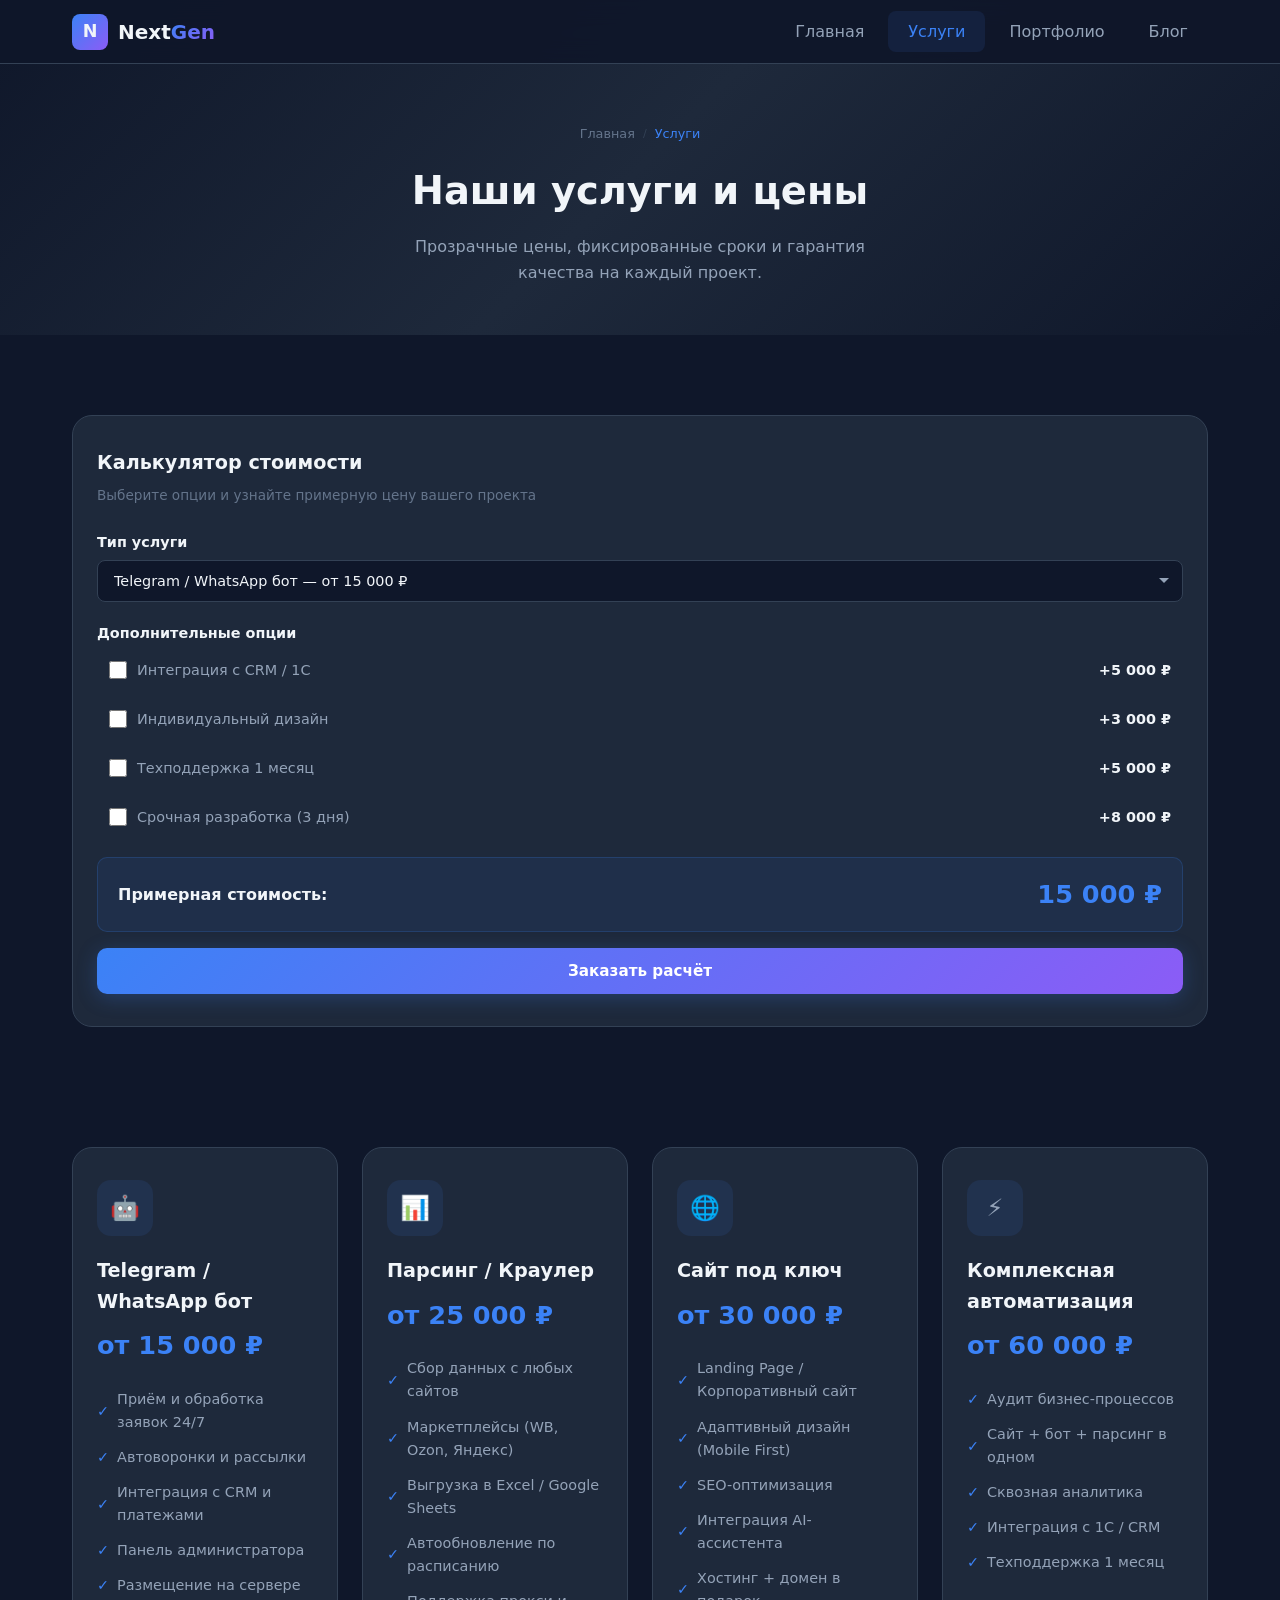
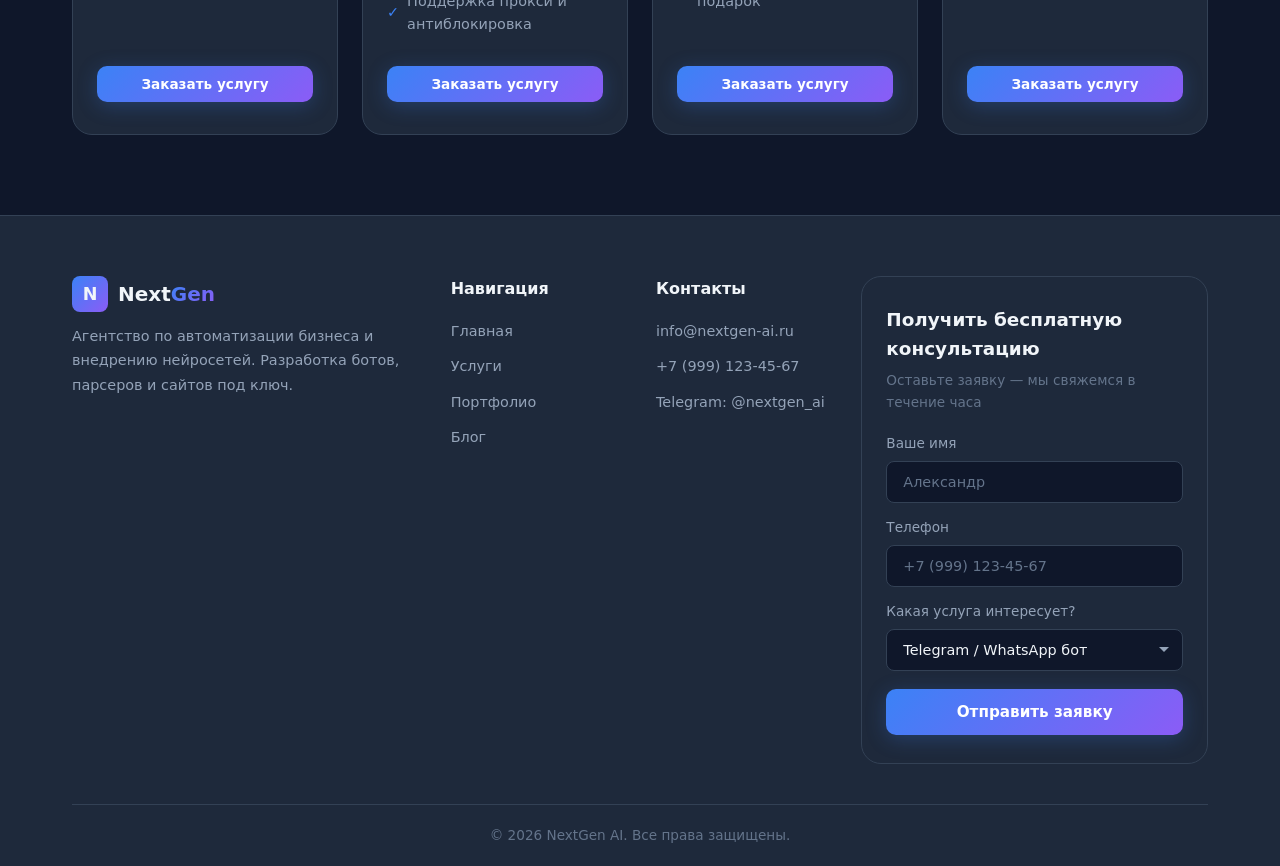
<file: services.html>
<!DOCTYPE html>
<html lang="ru">
<head>
  <meta charset="UTF-8">
  <meta name="viewport" content="width=device-width, initial-scale=1.0">
  <title>Услуги — NextGen AI</title>
  <meta name="description" content="Полный прайс-лист на разработку ботов, парсинг данных и создание сайтов от NextGen AI. Работаем под ключ.">
  <meta name="google-site-verification" content="5R5VbEmm2n74LcDH_hMLKXL2e5o9t02qzC8g4OUq7aQ">
  <link rel="stylesheet" href="css/style.css">
</head>
<body>

  <!-- ======== ПРЕЛОАДЕР ======== -->
  <div class="preloader" id="preloader">
    <div class="preloader__logo">N</div>
    <div class="preloader__bar"><div class="preloader__bar-fill"></div></div>
  </div>

  <!-- ======== ХЕДЕР ======== -->
  <header class="header">
    <div class="container">
      <a href="index.html" class="logo">
        <div class="logo-icon">N</div>
        <div>Next<span>Gen</span></div>
      </a>
      <nav class="nav" id="nav">
        <ul class="nav__list">
          <li><a href="index.html" class="nav__link">Главная</a></li>
          <li><a href="services.html" class="nav__link nav__link--active">Услуги</a></li>
          <li><a href="portfolio.html" class="nav__link">Портфолио</a></li>
          <li><a href="blog.html" class="nav__link">Блог</a></li>
        </ul>
      </nav>
      <button class="burger" id="burger" aria-label="Меню">
        <span class="burger__line"></span>
        <span class="burger__line"></span>
        <span class="burger__line"></span>
      </button>
    </div>
  </header>

  <!-- ======== ЗАГОЛОВОК СТРАНИЦЫ ======== -->
  <section class="page-header">
    <div class="container">
      <div class="breadcrumbs">
        <a href="index.html">Главная</a>
        <span class="breadcrumbs__sep">/</span>
        <span class="breadcrumbs__current">Услуги</span>
      </div>
      <h1 class="page-header__title">Наши услуги и цены</h1>
      <p class="page-header__desc">
        Прозрачные цены, фиксированные сроки и гарантия качества на каждый проект.
      </p>
    </div>
  </section>

  <!-- ======== КАЛЬКУЛЯТОР СТОИМОСТИ ======== -->
  <section class="section" style="padding-bottom: 0;">
    <div class="container">
      <div class="calculator reveal">
        <h2 class="calculator__title">Калькулятор стоимости</h2>
        <p class="calculator__desc">Выберите опции и узнайте примерную цену вашего проекта</p>
        <div class="calculator__row">
          <label class="calculator__label">Тип услуги</label>
          <select class="calculator__select" id="calc-service">
            <option value="15000">Telegram / WhatsApp бот — от 15 000 ₽</option>
            <option value="25000">Парсинг / Краулер — от 25 000 ₽</option>
            <option value="30000">Сайт под ключ — от 30 000 ₽</option>
            <option value="60000">Комплексная автоматизация — от 60 000 ₽</option>
          </select>
        </div>
        <div class="calculator__row">
          <label class="calculator__label">Дополнительные опции</label>
          <div class="calculator__options">
            <label class="calculator__option">
              <input type="checkbox" class="calc-option" data-price="5000">
              <span class="calculator__option-text">Интеграция с CRM / 1С</span>
              <span class="calculator__option-price">+5 000 ₽</span>
            </label>
            <label class="calculator__option">
              <input type="checkbox" class="calc-option" data-price="3000">
              <span class="calculator__option-text">Индивидуальный дизайн</span>
              <span class="calculator__option-price">+3 000 ₽</span>
            </label>
            <label class="calculator__option">
              <input type="checkbox" class="calc-option" data-price="5000">
              <span class="calculator__option-text">Техподдержка 1 месяц</span>
              <span class="calculator__option-price">+5 000 ₽</span>
            </label>
            <label class="calculator__option">
              <input type="checkbox" class="calc-option" data-price="8000">
              <span class="calculator__option-text">Срочная разработка (3 дня)</span>
              <span class="calculator__option-price">+8 000 ₽</span>
            </label>
          </div>
        </div>
        <div class="calculator__total">
          <span class="calculator__total-label">Примерная стоимость:</span>
          <span class="calculator__total-price" id="calc-total">15 000 ₽</span>
        </div>
        <button class="btn btn--primary open-modal-btn">Заказать расчёт</button>
      </div>
    </div>
  </section>

  <!-- ======== КАРТОЧКИ УСЛУГ ======== -->
  <section class="section">
    <div class="container">
      <div class="services-grid">
        <!-- Карточка 1 -->
        <div class="service-card animate-in animate-in--1">
          <div class="service-card__icon">🤖</div>
          <h2 class="service-card__title">Telegram / WhatsApp бот</h2>
          <div class="service-card__price">от 15 000 ₽</div>
          <ul class="service-card__features">
            <li class="service-card__feature">Приём и обработка заявок 24/7</li>
            <li class="service-card__feature">Автоворонки и рассылки</li>
            <li class="service-card__feature">Интеграция с CRM и платежами</li>
            <li class="service-card__feature">Панель администратора</li>
            <li class="service-card__feature">Размещение на сервере</li>
          </ul>
          <button class="btn btn--primary btn--small order-btn" data-service="Telegram/WhatsApp бот">Заказать услугу</button>
        </div>
        <!-- Карточка 2 -->
        <div class="service-card animate-in animate--2">
          <div class="service-card__icon">📊</div>
          <h2 class="service-card__title">Парсинг / Краулер</h2>
          <div class="service-card__price">от 25 000 ₽</div>
          <ul class="service-card__features">
            <li class="service-card__feature">Сбор данных с любых сайтов</li>
            <li class="service-card__feature">Маркетплейсы (WB, Ozon, Яндекс)</li>
            <li class="service-card__feature">Выгрузка в Excel / Google Sheets</li>
            <li class="service-card__feature">Автообновление по расписанию</li>
            <li class="service-card__feature">Поддержка прокси и антиблокировка</li>
          </ul>
          <button class="btn btn--primary btn--small order-btn" data-service="Парсинг данных">Заказать услугу</button>
        </div>
        <!-- Карточка 3 -->
        <div class="service-card animate-in animate--3">
          <div class="service-card__icon">🌐</div>
          <h2 class="service-card__title">Сайт под ключ</h2>
          <div class="service-card__price">от 30 000 ₽</div>
          <ul class="service-card__features">
            <li class="service-card__feature">Landing Page / Корпоративный сайт</li>
            <li class="service-card__feature">Адаптивный дизайн (Mobile First)</li>
            <li class="service-card__feature">SEO-оптимизация</li>
            <li class="service-card__feature">Интеграция AI-ассистента</li>
            <li class="service-card__feature">Хостинг + домен в подарок</li>
          </ul>
          <button class="btn btn--primary btn--small order-btn" data-service="Сайт под ключ">Заказать услугу</button>
        </div>
        <!-- Карточка 4 -->
        <div class="service-card animate-in animate--4">
          <div class="service-card__icon">⚡</div>
          <h2 class="service-card__title">Комплексная автоматизация</h2>
          <div class="service-card__price">от 60 000 ₽</div>
          <ul class="service-card__features">
            <li class="service-card__feature">Аудит бизнес-процессов</li>
            <li class="service-card__feature">Сайт + бот + парсинг в одном</li>
            <li class="service-card__feature">Сквозная аналитика</li>
            <li class="service-card__feature">Интеграция с 1С / CRM</li>
            <li class="service-card__feature">Техподдержка 1 месяц</li>
          </ul>
          <button class="btn btn--primary btn--small order-btn" data-service="Комплексная автоматизация">Заказать услугу</button>
        </div>
      </div>
    </div>
  </section>

  <!-- ======== ФУТЕР ======== -->
  <footer class="footer" id="consultation">
    <div class="container">
      <div class="footer__grid">
        <div class="footer__brand">
          <a href="index.html" class="logo">
            <div class="logo-icon">N</div>
            <div>Next<span>Gen</span></div>
          </a>
          <p class="footer__desc">
            Агентство по автоматизации бизнеса и внедрению нейросетей.
            Разработка ботов, парсеров и сайтов под ключ.
          </p>
        </div>
        <div>
          <h4 class="footer__heading">Навигация</h4>
          <ul class="footer__links">
            <li><a href="index.html" class="footer__link">Главная</a></li>
            <li><a href="services.html" class="footer__link">Услуги</a></li>
            <li><a href="portfolio.html" class="footer__link">Портфолио</a></li>
            <li><a href="blog.html" class="footer__link">Блог</a></li>
          </ul>
        </div>
        <div>
          <h4 class="footer__heading">Контакты</h4>
          <ul class="footer__links">
            <li><span class="footer__link">info@nextgen-ai.ru</span></li>
            <li><span class="footer__link">+7 (999) 123-45-67</span></li>
            <li><span class="footer__link">Telegram: @nextgen_ai</span></li>
          </ul>
        </div>
        <div class="footer-form">
          <h4 class="footer-form__title">Получить бесплатную консультацию</h4>
          <p class="footer-form__desc">Оставьте заявку — мы свяжемся в течение часа</p>
          <form class="form" id="consult-form">
            <div class="form__group">
              <label class="form__label" for="name">Ваше имя</label>
              <input class="form__input" type="text" id="name" name="name" placeholder="Александр" required>
            </div>
            <div class="form__group">
              <label class="form__label" for="phone">Телефон</label>
              <input class="form__input" type="tel" id="phone" name="phone" placeholder="+7 (999) 123-45-67" required>
            </div>
            <div class="form__group">
              <label class="form__label" for="service">Какая услуга интересует?</label>
              <select class="form__select" id="service" name="service">
                <option value="Telegram/WhatsApp бот">Telegram / WhatsApp бот</option>
                <option value="Парсинг данных">Парсинг / Краулер</option>
                <option value="Сайт под ключ">Сайт под ключ</option>
                <option value="Другое">Другое</option>
              </select>
            </div>
            <button class="btn btn--primary form__submit" type="submit">Отправить заявку</button>
          </form>
          <div class="form__success" id="form-success">
            <div class="form__success-icon">✅</div>
            <div class="form__success-title">Спасибо за заявку!</div>
            <div class="form__success-text">Мы свяжемся с вами в ближайшее время.</div>
          </div>
        </div>
      </div>
      <div class="footer__bottom">
        &copy; 2026 NextGen AI. Все права защищены.
      </div>
    </div>
  </footer>

  <!-- ======== МОДАЛЬНОЕ ОКНО ======== -->
  <div class="modal-overlay" id="modal">
    <div class="modal">
      <button class="modal__close" id="modal-close">✕</button>
      <h3 class="modal__title">Заказ услуги</h3>
      <p class="modal__desc">Заполните форму — мы свяжемся с вами в ближайшее время</p>
      <form class="form" id="modal-form">
        <div class="form__group">
          <label class="form__label" for="modal-name">Ваше имя</label>
          <input class="form__input" type="text" id="modal-name" placeholder="Александр" required>
        </div>
        <div class="form__group">
          <label class="form__label" for="modal-phone">Телефон</label>
          <input class="form__input" type="tel" id="modal-phone" placeholder="+7 (999) 123-45-67" required>
        </div>
        <div class="form__group">
          <label class="form__label" for="modal-service">Услуга</label>
          <select class="form__select" id="modal-service">
            <option value="Telegram/WhatsApp бот">Telegram / WhatsApp бот</option>
            <option value="Парсинг данных">Парсинг / Краулер</option>
            <option value="Сайт под ключ">Сайт под ключ</option>
            <option value="Комплексная автоматизация">Комплексная автоматизация</option>
          </select>
        </div>
        <button class="btn btn--primary form__submit" type="submit">Отправить заявку</button>
      </form>
      <div class="form__success" id="modal-success">
        <div class="form__success-icon">✅</div>
        <div class="form__success-title">Спасибо за заявку!</div>
        <div class="form__success-text">Мы свяжемся с вами в ближайшее время.</div>
      </div>
    </div>
  </div>

  <!-- ======== КНОПКА НАВЕРХ ======== -->
  <button class="scroll-top" id="scroll-top" aria-label="Наверх">↑</button>

  <script src="js/script.js"></script>
</body>
</html>
</file>
<file: css/style.css>
/* ============================================
   NextGen AI — Корпоративный сайт
   Общий файл стилей | Mobile First
   ============================================ */

/* --- CSS-переменные (Theme) --- */
:root {
  --bg-primary: #0f172a;
  --bg-secondary: #1e293b;
  --bg-card: #1e293b;
  --bg-card-hover: #273548;
  --accent: #3b82f6;
  --accent-hover: #2563eb;
  --accent-glow: rgba(59, 130, 246, 0.25);
  --text-primary: #f1f5f9;
  --text-secondary: #94a3b8;
  --text-muted: #64748b;
  --border: #334155;
  --border-accent: #3b82f6;
  --gradient: linear-gradient(135deg, #3b82f6 0%, #8b5cf6 100%);
  --gradient-hero: linear-gradient(135deg, #0f172a 0%, #1e293b 50%, #0f172a 100%);
  --shadow: 0 4px 20px rgba(0, 0, 0, 0.3);
  --shadow-lg: 0 8px 40px rgba(0, 0, 0, 0.4);
  --radius: 12px;
  --radius-lg: 20px;
  --transition: 0.3s ease;
  --font: 'Segoe UI', system-ui, -apple-system, sans-serif;
  --container: 1200px;
  --header-h: 64px;
}

/* --- Reset & Base --- */
*,
*::before,
*::after {
  box-sizing: border-box;
  margin: 0;
  padding: 0;
}

html {
  scroll-behavior: smooth;
}

body {
  font-family: var(--font);
  background-color: var(--bg-primary);
  color: var(--text-secondary);
  line-height: 1.6;
  -webkit-font-smoothing: antialiased;
  overflow-x: hidden;
}

img {
  max-width: 100%;
  height: auto;
  display: block;
}

a {
  color: var(--accent);
  text-decoration: none;
  transition: color var(--transition);
}

a:hover {
  color: var(--accent-hover);
}

ul {
  list-style: none;
}

button,
input,
textarea,
select {
  font-family: inherit;
  font-size: inherit;
}

/* --- Container --- */
.container {
  width: 100%;
  max-width: var(--container);
  margin: 0 auto;
  padding: 0 16px;
}

/* --- Header / Навигация --- */
.header {
  position: fixed;
  top: 0;
  left: 0;
  right: 0;
  height: var(--header-h);
  background: rgba(15, 23, 42, 0.95);
  backdrop-filter: blur(12px);
  -webkit-backdrop-filter: blur(12px);
  border-bottom: 1px solid var(--border);
  z-index: 1000;
}

.header .container {
  display: flex;
  align-items: center;
  justify-content: space-between;
  height: 100%;
}

.logo {
  display: flex;
  align-items: center;
  gap: 10px;
  font-size: 1.25rem;
  font-weight: 700;
  color: var(--text-primary);
}

.logo-icon {
  width: 36px;
  height: 36px;
  background: var(--gradient);
  border-radius: 8px;
  display: flex;
  align-items: center;
  justify-content: center;
  font-size: 1.1rem;
  flex-shrink: 0;
}

.logo span {
  background: var(--gradient);
  -webkit-background-clip: text;
  -webkit-text-fill-color: transparent;
  background-clip: text;
}

/* Навигация */
.nav {
  display: none;
  position: absolute;
  top: var(--header-h);
  left: 0;
  right: 0;
  background: rgba(15, 23, 42, 0.98);
  border-bottom: 1px solid var(--border);
  padding: 16px 0;
}

.nav--open {
  display: block;
}

.nav__list {
  display: flex;
  flex-direction: column;
  gap: 4px;
  padding: 0 16px;
}

.nav__link {
  display: block;
  padding: 10px 16px;
  color: var(--text-secondary);
  border-radius: 8px;
  font-weight: 500;
  transition: all var(--transition);
}

.nav__link:hover {
  color: var(--text-primary);
  background: var(--bg-card-hover);
}

.nav__link--active {
  color: var(--accent) !important;
  background: rgba(59, 130, 246, 0.1);
}

/* Бургер-меню */
.burger {
  display: flex;
  flex-direction: column;
  gap: 5px;
  background: none;
  border: none;
  cursor: pointer;
  padding: 4px;
}

.burger__line {
  width: 24px;
  height: 2px;
  background: var(--text-primary);
  border-radius: 2px;
  transition: all var(--transition);
}

.burger--active .burger__line:nth-child(1) {
  transform: rotate(45deg) translate(5px, 5px);
}

.burger--active .burger__line:nth-child(2) {
  opacity: 0;
}

.burger--active .burger__line:nth-child(3) {
  transform: rotate(-45deg) translate(5px, -5px);
}

/* --- Hero / Главный баннер --- */
.hero {
  padding: calc(var(--header-h) + 40px) 0 60px;
  background: var(--gradient-hero);
  position: relative;
  overflow: hidden;
}

.hero::before {
  content: '';
  position: absolute;
  top: -50%;
  right: -20%;
  width: 600px;
  height: 600px;
  background: radial-gradient(circle, rgba(59, 130, 246, 0.08) 0%, transparent 70%);
  pointer-events: none;
}

.hero__content {
  position: relative;
  z-index: 1;
  text-align: center;
}

.hero__badge {
  display: inline-flex;
  align-items: center;
  gap: 6px;
  padding: 6px 16px;
  background: rgba(59, 130, 246, 0.1);
  border: 1px solid rgba(59, 130, 246, 0.25);
  border-radius: 50px;
  font-size: 0.8rem;
  color: var(--accent);
  margin-bottom: 20px;
}

.hero__title {
  font-size: 2rem;
  line-height: 1.2;
  color: var(--text-primary);
  font-weight: 800;
  margin-bottom: 16px;
}

.hero__title span {
  background: var(--gradient);
  -webkit-background-clip: text;
  -webkit-text-fill-color: transparent;
  background-clip: text;
}

.hero__subtitle {
  font-size: 1rem;
  color: var(--text-secondary);
  max-width: 600px;
  margin: 0 auto 32px;
}

.hero__actions {
  display: flex;
  flex-direction: column;
  gap: 12px;
  align-items: center;
}

/* --- Buttons --- */
.btn {
  display: inline-flex;
  align-items: center;
  justify-content: center;
  gap: 8px;
  padding: 14px 32px;
  border-radius: 10px;
  font-weight: 600;
  font-size: 0.95rem;
  border: none;
  cursor: pointer;
  transition: all var(--transition);
  white-space: nowrap;
}

.btn--primary {
  background: var(--gradient);
  color: #fff;
  box-shadow: 0 4px 20px var(--accent-glow);
}

.btn--primary:hover {
  transform: translateY(-2px);
  box-shadow: 0 6px 30px var(--accent-glow);
  color: #fff;
}

.btn--secondary {
  background: transparent;
  color: var(--text-primary);
  border: 1px solid var(--border);
}

.btn--secondary:hover {
  border-color: var(--accent);
  color: var(--accent);
}

.btn--small {
  padding: 10px 24px;
  font-size: 0.85rem;
}

/* --- Section --- */
.section {
  padding: 60px 0;
}

.section__header {
  text-align: center;
  margin-bottom: 40px;
}

.section__label {
  display: inline-block;
  font-size: 0.8rem;
  font-weight: 600;
  text-transform: uppercase;
  letter-spacing: 2px;
  color: var(--accent);
  margin-bottom: 12px;
}

.section__title {
  font-size: 1.6rem;
  color: var(--text-primary);
  font-weight: 700;
  margin-bottom: 12px;
}

.section__desc {
  color: var(--text-secondary);
  max-width: 600px;
  margin: 0 auto;
  font-size: 0.95rem;
}

/* --- Карточки услуг (Главная) --- */
.features-grid {
  display: grid;
  grid-template-columns: 1fr;
  gap: 20px;
}

.feature-card {
  background: var(--bg-card);
  border: 1px solid var(--border);
  border-radius: var(--radius);
  padding: 28px 24px;
  transition: all var(--transition);
  position: relative;
}

.feature-card:hover {
  border-color: var(--accent);
  transform: translateY(-4px);
  box-shadow: 0 8px 30px rgba(59, 130, 246, 0.15);
}

.feature-card__icon {
  width: 48px;
  height: 48px;
  background: rgba(59, 130, 246, 0.1);
  border-radius: 12px;
  display: flex;
  align-items: center;
  justify-content: center;
  font-size: 1.3rem;
  margin-bottom: 16px;
}

.feature-card__title {
  font-size: 1.1rem;
  font-weight: 600;
  color: var(--text-primary);
  margin-bottom: 8px;
}

.feature-card__desc {
  font-size: 0.9rem;
  color: var(--text-secondary);
  line-height: 1.6;
}

/* --- Отзывы --- */
.testimonials-grid {
  display: grid;
  grid-template-columns: 1fr;
  gap: 20px;
}

.testimonial-card {
  background: var(--bg-card);
  border: 1px solid var(--border);
  border-radius: var(--radius);
  padding: 28px 24px;
  position: relative;
}

.testimonial-card::before {
  content: '"';
  font-size: 4rem;
  line-height: 1;
  color: var(--accent);
  opacity: 0.2;
  position: absolute;
  top: 12px;
  right: 20px;
  font-family: Georgia, serif;
}

.testimonial-card__text {
  font-size: 0.9rem;
  color: var(--text-secondary);
  font-style: italic;
  margin-bottom: 16px;
  line-height: 1.7;
}

.testimonial-card__author {
  display: flex;
  align-items: center;
  gap: 12px;
}

.testimonial-card__avatar {
  width: 40px;
  height: 40px;
  border-radius: 50%;
  background: var(--gradient);
  display: flex;
  align-items: center;
  justify-content: center;
  font-size: 0.85rem;
  font-weight: 700;
  color: #fff;
  flex-shrink: 0;
}

.testimonial-card__name {
  font-size: 0.9rem;
  font-weight: 600;
  color: var(--text-primary);
}

.testimonial-card__role {
  font-size: 0.8rem;
  color: var(--text-muted);
}

/* --- Page Header (для внутренних страниц) --- */
.page-header {
  padding: calc(var(--header-h) + 40px) 0 40px;
  background: var(--gradient-hero);
  text-align: center;
}

.page-header__title {
  font-size: 1.8rem;
  color: var(--text-primary);
  font-weight: 700;
  margin-bottom: 12px;
}

.page-header__desc {
  font-size: 1rem;
  color: var(--text-secondary);
  max-width: 500px;
  margin: 0 auto;
}

/* --- Услуги / Карточки прайса --- */
.services-grid {
  display: grid;
  grid-template-columns: 1fr;
  gap: 24px;
}

.service-card {
  background: var(--bg-card);
  border: 1px solid var(--border);
  border-radius: var(--radius-lg);
  padding: 32px 24px;
  transition: all var(--transition);
  position: relative;
  display: flex;
  flex-direction: column;
}

.service-card:hover {
  border-color: var(--accent);
  transform: translateY(-6px);
  box-shadow: 0 0 30px var(--accent-glow), 0 12px 40px rgba(0, 0, 0, 0.3);
}

.service-card__icon {
  width: 56px;
  height: 56px;
  background: rgba(59, 130, 246, 0.1);
  border-radius: 14px;
  display: flex;
  align-items: center;
  justify-content: center;
  font-size: 1.5rem;
  margin-bottom: 20px;
}

.service-card__title {
  font-size: 1.2rem;
  font-weight: 700;
  color: var(--text-primary);
  margin-bottom: 8px;
}

.service-card__price {
  font-size: 1.6rem;
  font-weight: 800;
  color: var(--accent);
  margin-bottom: 16px;
}

.service-card__features {
  margin-bottom: 24px;
  flex: 1;
}

.service-card__feature {
  display: flex;
  align-items: center;
  gap: 8px;
  padding: 6px 0;
  font-size: 0.9rem;
  color: var(--text-secondary);
}

.service-card__feature::before {
  content: '✓';
  color: var(--accent);
  font-weight: 700;
}

.service-card .btn {
  width: 100%;
}

/* --- Блог / Карточки статей --- */
.blog-grid {
  display: grid;
  grid-template-columns: 1fr;
  gap: 24px;
}

.blog-card {
  background: var(--bg-card);
  border: 1px solid var(--border);
  border-radius: var(--radius-lg);
  overflow: hidden;
  transition: all var(--transition);
}

.blog-card:hover {
  border-color: var(--accent);
  transform: translateY(-4px);
  box-shadow: 0 8px 30px rgba(59, 130, 246, 0.1);
}

.blog-card__image {
  width: 100%;
  height: 200px;
  background: var(--gradient);
  display: flex;
  align-items: center;
  justify-content: center;
  font-size: 3rem;
  opacity: 0.9;
  position: relative;
}

.blog-card__image--blue {
  background: linear-gradient(135deg, #1e40af, #3b82f6);
}

.blog-card__image--purple {
  background: linear-gradient(135deg, #6b21a8, #8b5cf6);
}

.blog-card__image--cyan {
  background: linear-gradient(135deg, #0e7490, #06b6d4);
}

.blog-card__image--indigo {
  background: linear-gradient(135deg, #3730a3, #6366f1);
}

.blog-card__body {
  padding: 24px;
}

.blog-card__meta {
  display: flex;
  align-items: center;
  gap: 12px;
  font-size: 0.8rem;
  color: var(--text-muted);
  margin-bottom: 12px;
}

.blog-card__date {
  display: flex;
  align-items: center;
  gap: 4px;
}

.blog-card__title {
  font-size: 1.1rem;
  font-weight: 700;
  color: var(--text-primary);
  margin-bottom: 10px;
  line-height: 1.4;
}

.blog-card__title a {
  color: inherit;
}

.blog-card__title a:hover {
  color: var(--accent);
}

.blog-card__excerpt {
  font-size: 0.9rem;
  color: var(--text-secondary);
  line-height: 1.6;
  margin-bottom: 16px;
}

.blog-card__link {
  font-size: 0.85rem;
  font-weight: 600;
  color: var(--accent);
  display: inline-flex;
  align-items: center;
  gap: 4px;
}

.blog-card__link:hover {
  gap: 8px;
}

/* --- Footer / Подвал --- */
.footer {
  background: var(--bg-secondary);
  border-top: 1px solid var(--border);
  padding: 60px 0 0;
}

.footer__grid {
  display: grid;
  grid-template-columns: 1fr;
  gap: 40px;
  margin-bottom: 40px;
}

.footer__brand .logo {
  margin-bottom: 12px;
}

.footer__desc {
  font-size: 0.9rem;
  color: var(--text-secondary);
  line-height: 1.7;
  margin-top: 12px;
}

.footer__heading {
  font-size: 1rem;
  font-weight: 700;
  color: var(--text-primary);
  margin-bottom: 16px;
}

.footer__links {
  display: flex;
  flex-direction: column;
  gap: 10px;
}

.footer__link {
  color: var(--text-secondary);
  font-size: 0.9rem;
}

.footer__link:hover {
  color: var(--accent);
}

/* Форма в футере */
.footer-form {
  background: var(--bg-card);
  border: 1px solid var(--border);
  border-radius: var(--radius-lg);
  padding: 28px 24px;
}

.footer-form__title {
  font-size: 1.15rem;
  font-weight: 700;
  color: var(--text-primary);
  margin-bottom: 6px;
}

.footer-form__desc {
  font-size: 0.85rem;
  color: var(--text-muted);
  margin-bottom: 20px;
}

.form__group {
  margin-bottom: 14px;
}

.form__label {
  display: block;
  font-size: 0.85rem;
  font-weight: 500;
  color: var(--text-secondary);
  margin-bottom: 6px;
}

.form__input,
.form__select {
  width: 100%;
  padding: 12px 16px;
  background: var(--bg-primary);
  border: 1px solid var(--border);
  border-radius: 8px;
  color: var(--text-primary);
  font-size: 0.9rem;
  transition: border-color var(--transition);
  outline: none;
}

.form__input::placeholder {
  color: var(--text-muted);
}

.form__input:focus,
.form__select:focus {
  border-color: var(--accent);
  box-shadow: 0 0 0 3px var(--accent-glow);
}

.form__select {
  appearance: none;
  background-image: url("data:image/svg+xml,%3Csvg xmlns='http://www.w3.org/2000/svg' width='12' height='12' viewBox='0 0 12 12'%3E%3Cpath fill='%2394a3b8' d='M6 8L1 3h10z'/%3E%3C/svg%3E");
  background-repeat: no-repeat;
  background-position: right 12px center;
  cursor: pointer;
}

.form__submit {
  width: 100%;
  margin-top: 4px;
}

.form__success {
  display: none;
  text-align: center;
  padding: 20px;
}

.form__success--visible {
  display: block;
}

.form__success-icon {
  font-size: 2.5rem;
  margin-bottom: 12px;
}

.form__success-title {
  font-size: 1.1rem;
  font-weight: 700;
  color: var(--text-primary);
  margin-bottom: 6px;
}

.form__success-text {
  font-size: 0.9rem;
  color: var(--text-secondary);
}

/* Нижняя часть футера */
.footer__bottom {
  border-top: 1px solid var(--border);
  padding: 20px 0;
  text-align: center;
  font-size: 0.85rem;
  color: var(--text-muted);
}

/* --- Анимации --- */
@keyframes fadeInUp {
  from {
    opacity: 0;
    transform: translateY(20px);
  }
  to {
    opacity: 1;
    transform: translateY(0);
  }
}

.animate-in {
  animation: fadeInUp 0.6s ease forwards;
}

.animate-in--1 { animation-delay: 0.1s; }
.animate-in--2 { animation-delay: 0.2s; }
.animate-in--3 { animation-delay: 0.3s; }
.animate-in--4 { animation-delay: 0.4s; }

/* --- Счетчики статистики --- */
.stats-grid {
  display: grid;
  grid-template-columns: repeat(2, 1fr);
  gap: 20px;
}

.stat-item {
  text-align: center;
  padding: 28px 16px;
  background: var(--bg-card);
  border: 1px solid var(--border);
  border-radius: var(--radius);
  transition: border-color var(--transition);
}

.stat-item:hover {
  border-color: var(--accent);
}

.stat-item__number {
  font-size: 2rem;
  font-weight: 800;
  color: var(--text-primary);
  line-height: 1.2;
}

.stat-item__number span {
  background: var(--gradient);
  -webkit-background-clip: text;
  -webkit-text-fill-color: transparent;
  background-clip: text;
}

.stat-item__label {
  font-size: 0.85rem;
  color: var(--text-secondary);
  margin-top: 6px;
}

.stat-item__icon {
  font-size: 1.5rem;
  margin-bottom: 8px;
}

/* --- FAQ / Аккордеон --- */
.faq-list {
  max-width: 700px;
  margin: 0 auto;
  display: flex;
  flex-direction: column;
  gap: 12px;
}

.faq-item {
  background: var(--bg-card);
  border: 1px solid var(--border);
  border-radius: var(--radius);
  overflow: hidden;
  transition: border-color var(--transition);
}

.faq-item:hover {
  border-color: var(--accent);
}

.faq-item__question {
  width: 100%;
  display: flex;
  align-items: center;
  justify-content: space-between;
  gap: 12px;
  padding: 18px 20px;
  background: none;
  border: none;
  color: var(--text-primary);
  font-size: 0.95rem;
  font-weight: 600;
  cursor: pointer;
  text-align: left;
  transition: color var(--transition);
}

.faq-item__question:hover {
  color: var(--accent);
}

.faq-item__arrow {
  flex-shrink: 0;
  width: 20px;
  height: 20px;
  display: flex;
  align-items: center;
  justify-content: center;
  font-size: 1.1rem;
  transition: transform var(--transition);
  color: var(--accent);
}

.faq-item--active .faq-item__arrow {
  transform: rotate(180deg);
}

.faq-item__answer {
  max-height: 0;
  overflow: hidden;
  transition: max-height 0.35s ease, padding 0.35s ease;
  padding: 0 20px;
}

.faq-item--active .faq-item__answer {
  max-height: 300px;
  padding: 0 20px 18px;
}

.faq-item__answer p {
  font-size: 0.9rem;
  color: var(--text-secondary);
  line-height: 1.7;
}

/* --- Калькулятор стоимости --- */
.calculator {
  background: var(--bg-card);
  border: 1px solid var(--border);
  border-radius: var(--radius-lg);
  padding: 32px 24px;
  margin-bottom: 40px;
}

.calculator__title {
  font-size: 1.2rem;
  font-weight: 700;
  color: var(--text-primary);
  margin-bottom: 6px;
}

.calculator__desc {
  font-size: 0.85rem;
  color: var(--text-muted);
  margin-bottom: 24px;
}

.calculator__row {
  display: flex;
  flex-direction: column;
  gap: 6px;
  margin-bottom: 20px;
}

.calculator__label {
  font-size: 0.9rem;
  font-weight: 600;
  color: var(--text-primary);
}

.calculator__select {
  padding: 12px 16px;
  background: var(--bg-primary);
  border: 1px solid var(--border);
  border-radius: 8px;
  color: var(--text-primary);
  font-size: 0.9rem;
  outline: none;
  cursor: pointer;
  transition: border-color var(--transition);
  appearance: none;
  background-image: url("data:image/svg+xml,%3Csvg xmlns='http://www.w3.org/2000/svg' width='12' height='12' viewBox='0 0 12 12'%3E%3Cpath fill='%2394a3b8' d='M6 8L1 3h10z'/%3E%3C/svg%3E");
  background-repeat: no-repeat;
  background-position: right 12px center;
}

.calculator__select:focus {
  border-color: var(--accent);
  box-shadow: 0 0 0 3px var(--accent-glow);
}

.calculator__options {
  display: flex;
  flex-direction: column;
  gap: 10px;
}

.calculator__option {
  display: flex;
  align-items: center;
  gap: 10px;
  cursor: pointer;
  padding: 8px 12px;
  border-radius: 8px;
  transition: background var(--transition);
}

.calculator__option:hover {
  background: var(--bg-card-hover);
}

.calculator__option input[type="checkbox"] {
  width: 18px;
  height: 18px;
  accent-color: var(--accent);
  cursor: pointer;
  flex-shrink: 0;
}

.calculator__option-text {
  flex: 1;
  font-size: 0.9rem;
  color: var(--text-secondary);
}

.calculator__option-price {
  font-size: 0.9rem;
  font-weight: 600;
  color: var(--text-primary);
  white-space: nowrap;
}

.calculator__total {
  display: flex;
  align-items: center;
  justify-content: space-between;
  padding: 16px 20px;
  background: rgba(59, 130, 246, 0.08);
  border: 1px solid rgba(59, 130, 246, 0.2);
  border-radius: 10px;
  margin-top: 8px;
}

.calculator__total-label {
  font-size: 1rem;
  font-weight: 600;
  color: var(--text-primary);
}

.calculator__total-price {
  font-size: 1.6rem;
  font-weight: 800;
  color: var(--accent);
}

.calculator .btn {
  margin-top: 16px;
  width: 100%;
}

/* --- Модальное окно --- */
.modal-overlay {
  display: none;
  position: fixed;
  inset: 0;
  background: rgba(0, 0, 0, 0.7);
  backdrop-filter: blur(6px);
  z-index: 2000;
  align-items: center;
  justify-content: center;
  padding: 16px;
}

.modal-overlay--open {
  display: flex;
}

.modal {
  background: var(--bg-secondary);
  border: 1px solid var(--border);
  border-radius: var(--radius-lg);
  padding: 32px 24px;
  width: 100%;
  max-width: 480px;
  max-height: 90vh;
  overflow-y: auto;
  position: relative;
  animation: fadeInUp 0.3s ease;
}

.modal__close {
  position: absolute;
  top: 12px;
  right: 12px;
  width: 36px;
  height: 36px;
  display: flex;
  align-items: center;
  justify-content: center;
  background: none;
  border: 1px solid var(--border);
  border-radius: 8px;
  color: var(--text-secondary);
  font-size: 1.2rem;
  cursor: pointer;
  transition: all var(--transition);
}

.modal__close:hover {
  background: var(--bg-card-hover);
  color: var(--text-primary);
}

.modal__title {
  font-size: 1.2rem;
  font-weight: 700;
  color: var(--text-primary);
  margin-bottom: 6px;
  padding-right: 40px;
}

.modal__desc {
  font-size: 0.85rem;
  color: var(--text-muted);
  margin-bottom: 20px;
}

/* --- Кнопка "Наверх" --- */
.scroll-top {
  position: fixed;
  bottom: 24px;
  right: 24px;
  width: 48px;
  height: 48px;
  background: var(--gradient);
  border: none;
  border-radius: 50%;
  color: #fff;
  font-size: 1.3rem;
  cursor: pointer;
  box-shadow: 0 4px 20px var(--accent-glow);
  opacity: 0;
  visibility: hidden;
  transform: translateY(20px);
  transition: all var(--transition);
  z-index: 999;
  display: flex;
  align-items: center;
  justify-content: center;
}

.scroll-top--visible {
  opacity: 1;
  visibility: visible;
  transform: translateY(0);
}

.scroll-top:hover {
  transform: translateY(-4px);
  box-shadow: 0 6px 30px var(--accent-glow);
}

/* --- Scroll Reveal (анимация при скролле) --- */
.reveal {
  opacity: 0;
  transform: translateY(30px);
  transition: opacity 0.6s ease, transform 0.6s ease;
}

.reveal--visible {
  opacity: 1;
  transform: translateY(0);
}

.reveal--delay-1 { transition-delay: 0.1s; }
.reveal--delay-2 { transition-delay: 0.2s; }
.reveal--delay-3 { transition-delay: 0.3s; }
.reveal--delay-4 { transition-delay: 0.4s; }

/* --- Прелоадер (экран загрузки) --- */
.preloader {
  position: fixed;
  inset: 0;
  z-index: 9999;
  background: var(--bg-primary);
  display: flex;
  flex-direction: column;
  align-items: center;
  justify-content: center;
  transition: opacity 0.6s ease, visibility 0.6s ease;
}

.preloader--hidden {
  opacity: 0;
  visibility: hidden;
  pointer-events: none;
}

.preloader__logo {
  width: 56px;
  height: 56px;
  background: var(--gradient);
  border-radius: 14px;
  display: flex;
  align-items: center;
  justify-content: center;
  font-size: 1.5rem;
  font-weight: 800;
  color: #fff;
  animation: preloaderPulse 1.2s ease-in-out infinite;
}

.preloader__bar {
  margin-top: 24px;
  width: 160px;
  height: 3px;
  background: var(--border);
  border-radius: 4px;
  overflow: hidden;
}

.preloader__bar-fill {
  height: 100%;
  width: 0;
  background: var(--gradient);
  border-radius: 4px;
  animation: preloaderFill 1.4s ease forwards;
}

@keyframes preloaderPulse {
  0%, 100% { transform: scale(1); }
  50% { transform: scale(1.08); }
}

@keyframes preloaderFill {
  0% { width: 0; }
  100% { width: 100%; }
}

/* --- Хлебные крошки (Breadcrumbs) --- */
.breadcrumbs {
  display: flex;
  align-items: center;
  gap: 8px;
  font-size: 0.8rem;
  color: var(--text-muted);
  margin-bottom: 16px;
  justify-content: center;
  flex-wrap: wrap;
}

.breadcrumbs a {
  color: var(--text-muted);
}

.breadcrumbs a:hover {
  color: var(--accent);
}

.breadcrumbs__sep {
  color: var(--border);
  font-size: 0.7rem;
}

.breadcrumbs__current {
  color: var(--accent);
}

/* --- Typewriter / Печатная машинка --- */
.typewriter {
  display: inline;
}

.typewriter__cursor {
  display: inline-block;
  width: 2px;
  height: 1.1em;
  background: var(--accent);
  margin-left: 2px;
  vertical-align: text-bottom;
  animation: blink 0.75s step-end infinite;
}

@keyframes blink {
  0%, 100% { opacity: 1; }
  50% { opacity: 0; }
}

/* --- Процесс работы (Timeline) --- */
.timeline {
  position: relative;
  max-width: 800px;
  margin: 0 auto;
  padding: 20px 0;
}

.timeline::before {
  content: '';
  position: absolute;
  left: 20px;
  top: 0;
  bottom: 0;
  width: 2px;
  background: var(--border);
}

.timeline__step {
  position: relative;
  padding-left: 52px;
  padding-bottom: 40px;
}

.timeline__step:last-child {
  padding-bottom: 0;
}

.timeline__dot {
  position: absolute;
  left: 11px;
  top: 4px;
  width: 20px;
  height: 20px;
  background: var(--accent);
  border: 4px solid var(--bg-primary);
  border-radius: 50%;
  z-index: 1;
  box-shadow: 0 0 0 2px var(--accent);
}

.timeline__dot--current {
  background: var(--gradient);
  animation: dotPulse 2s ease-in-out infinite;
}

@keyframes dotPulse {
  0%, 100% { box-shadow: 0 0 0 2px var(--accent), 0 0 0 0 rgba(59,130,246,0.3); }
  50% { box-shadow: 0 0 0 2px var(--accent), 0 0 0 8px rgba(59,130,246,0); }
}

.timeline__content {
  background: var(--bg-card);
  border: 1px solid var(--border);
  border-radius: var(--radius);
  padding: 20px;
  transition: all var(--transition);
}

.timeline__content:hover {
  border-color: var(--accent);
}

.timeline__step-num {
  font-size: 0.75rem;
  font-weight: 700;
  color: var(--accent);
  text-transform: uppercase;
  letter-spacing: 1px;
  margin-bottom: 4px;
}

.timeline__step-title {
  font-size: 1rem;
  font-weight: 700;
  color: var(--text-primary);
  margin-bottom: 6px;
}

.timeline__step-desc {
  font-size: 0.85rem;
  color: var(--text-secondary);
  line-height: 1.6;
}

/* --- Партнёры / Логотипы (бегущая строка) --- */
.partners {
  overflow: hidden;
  position: relative;
}

.partners::before,
.partners::after {
  content: '';
  position: absolute;
  top: 0;
  bottom: 0;
  width: 60px;
  z-index: 2;
  pointer-events: none;
}

.partners::before {
  left: 0;
  background: linear-gradient(to right, var(--bg-secondary), transparent);
}

.partners::after {
  right: 0;
  background: linear-gradient(to left, var(--bg-secondary), transparent);
}

.partners__track {
  display: flex;
  gap: 48px;
  animation: partnerScroll 30s linear infinite;
  width: max-content;
}

.partners__item {
  flex-shrink: 0;
  padding: 12px 24px;
  background: var(--bg-card);
  border: 1px solid var(--border);
  border-radius: 10px;
  font-size: 0.9rem;
  font-weight: 600;
  color: var(--text-muted);
  white-space: nowrap;
  transition: all var(--transition);
  display: flex;
  align-items: center;
  gap: 8px;
}

.partners__item:hover {
  border-color: var(--accent);
  color: var(--text-primary);
}

@keyframes partnerScroll {
  0% { transform: translateX(0); }
  100% { transform: translateX(-50%); }
}

/* --- Карусель отзывов --- */
.testimonials-carousel {
  position: relative;
  max-width: 600px;
  margin: 0 auto;
}

.testimonials-carousel__slides {
  position: relative;
  min-height: 220px;
}

.testimonials-carousel__slide {
  position: absolute;
  inset: 0;
  opacity: 0;
  visibility: hidden;
  transform: translateX(30px);
  transition: all 0.5s ease;
}

.testimonials-carousel__slide--active {
  position: relative;
  opacity: 1;
  visibility: visible;
  transform: translateX(0);
}

.testimonials-carousel__dots {
  display: flex;
  justify-content: center;
  gap: 8px;
  margin-top: 24px;
}

.testimonials-carousel__dot {
  width: 10px;
  height: 10px;
  border-radius: 50%;
  background: var(--border);
  border: none;
  cursor: pointer;
  transition: all var(--transition);
}

.testimonials-carousel__dot:hover {
  background: var(--text-muted);
}

.testimonials-carousel__dot--active {
  background: var(--accent);
  width: 28px;
  border-radius: 5px;
}

/* --- Портфолио (сетка проектов) --- */
.portfolio-filter {
  display: flex;
  flex-wrap: wrap;
  justify-content: center;
  gap: 8px;
  margin-bottom: 32px;
}

.portfolio-filter__btn {
  padding: 8px 20px;
  border: 1px solid var(--border);
  border-radius: 50px;
  background: transparent;
  color: var(--text-secondary);
  font-size: 0.85rem;
  font-weight: 500;
  cursor: pointer;
  transition: all var(--transition);
}

.portfolio-filter__btn:hover {
  border-color: var(--accent);
  color: var(--accent);
}

.portfolio-filter__btn--active {
  background: var(--accent);
  border-color: var(--accent);
  color: #fff;
}

.portfolio-grid {
  display: grid;
  grid-template-columns: 1fr;
  gap: 24px;
}

.portfolio-card {
  background: var(--bg-card);
  border: 1px solid var(--border);
  border-radius: var(--radius-lg);
  overflow: hidden;
  transition: all var(--transition);
  cursor: pointer;
}

.portfolio-card:hover {
  border-color: var(--accent);
  transform: translateY(-6px);
  box-shadow: 0 12px 40px rgba(59,130,246,0.15);
}

.portfolio-card__image {
  width: 100%;
  height: 220px;
  display: flex;
  align-items: center;
  justify-content: center;
  font-size: 3rem;
  position: relative;
  overflow: hidden;
}

.portfolio-card__image::after {
  content: '👁️ Подробнее';
  position: absolute;
  inset: 0;
  display: flex;
  align-items: center;
  justify-content: center;
  background: rgba(15,23,42,0.7);
  color: #fff;
  font-size: 0.9rem;
  font-weight: 600;
  opacity: 0;
  transition: opacity var(--transition);
}

.portfolio-card:hover .portfolio-card__image::after {
  opacity: 1;
}

.portfolio-card__body {
  padding: 20px;
}

.portfolio-card__category {
  display: inline-block;
  padding: 4px 12px;
  background: rgba(59,130,246,0.1);
  border-radius: 50px;
  font-size: 0.75rem;
  font-weight: 600;
  color: var(--accent);
  margin-bottom: 10px;
}

.portfolio-card__title {
  font-size: 1rem;
  font-weight: 700;
  color: var(--text-primary);
  margin-bottom: 8px;
}

.portfolio-card__desc {
  font-size: 0.85rem;
  color: var(--text-secondary);
  line-height: 1.6;
}

/* --- Анимированная градиентная граница (для карточек услуг) --- */
.service-card::before {
  content: '';
  position: absolute;
  inset: -1px;
  border-radius: inherit;
  background: linear-gradient(135deg, var(--accent), #8b5cf6, var(--accent), #06b6d4);
  background-size: 300% 300%;
  opacity: 0;
  z-index: -1;
  transition: opacity var(--transition);
  animation: gradientBorder 3s ease infinite;
}

.service-card:hover::before {
  opacity: 0.6;
}

@keyframes gradientBorder {
  0% { background-position: 0% 50%; }
  50% { background-position: 100% 50%; }
  100% { background-position: 0% 50%; }
}

/* --- Магнитный эффект на кнопках (CSS-часть) --- */
.btn--magnetic {
  position: relative;
  overflow: hidden;
}

/* --- Адаптив: Планшеты (768px+) --- */
@media (min-width: 768px) {
  .container {
    padding: 0 24px;
  }

  .hero {
    padding: calc(var(--header-h) + 60px) 0 80px;
  }

  .hero__title {
    font-size: 2.8rem;
  }

  .hero__subtitle {
    font-size: 1.1rem;
  }

  .hero__actions {
    flex-direction: row;
    justify-content: center;
  }

  .section {
    padding: 80px 0;
  }

  .section__title {
    font-size: 2rem;
  }

  .stats-grid {
    grid-template-columns: repeat(4, 1fr);
  }

  .features-grid {
    grid-template-columns: repeat(3, 1fr);
  }

  .timeline::before {
    left: 50%;
  }

  .timeline__step {
    padding-left: 0;
    padding-bottom: 50px;
    width: 50%;
  }

  .timeline__step:nth-child(odd) {
    padding-right: 48px;
    text-align: right;
  }

  .timeline__step:nth-child(even) {
    margin-left: 50%;
    padding-left: 48px;
    text-align: left;
  }

  .timeline__dot {
    left: 50%;
    margin-left: -10px;
  }

  .timeline__step:nth-child(odd) .timeline__content {
    margin-left: auto;
  }

  .portfolio-grid {
    grid-template-columns: repeat(2, 1fr);
  }

  .testimonials-grid {
    grid-template-columns: repeat(3, 1fr);
  }

  .services-grid {
    grid-template-columns: repeat(2, 1fr);
  }

  .blog-grid {
    grid-template-columns: repeat(2, 1fr);
  }

  .footer__grid {
    grid-template-columns: 2fr 1fr 1fr;
    gap: 32px;
  }

  .page-header {
    padding: calc(var(--header-h) + 60px) 0 50px;
  }

  .page-header__title {
    font-size: 2.4rem;
  }
}

/* --- Адаптив: Десктоп (1024px+) --- */
@media (min-width: 1024px) {
  .container {
    padding: 0 32px;
  }

  .burger {
    display: none;
  }

  .nav {
    display: block !important;
    position: static;
    background: none;
    border: none;
    padding: 0;
  }

  .nav__list {
    flex-direction: row;
    padding: 0;
    gap: 4px;
  }

  .nav__link {
    padding: 8px 20px;
  }

  .hero__title {
    font-size: 3.5rem;
  }

  .portfolio-grid {
    grid-template-columns: repeat(3, 1fr);
  }

  .services-grid {
    grid-template-columns: repeat(4, 1fr);
  }

  .blog-grid {
    grid-template-columns: repeat(4, 1fr);
  }

  .footer__grid {
    grid-template-columns: 2fr 1fr 1fr 2fr;
  }
}

/* --- Адаптив: Большие экраны (1280px+) --- */
@media (min-width: 1280px) {
  .hero__title {
    font-size: 4rem;
  }
}

/* --- Вспомогательные классы --- */
.text-center {
  text-align: center;
}

.mt-2 { margin-top: 8px; }
.mt-4 { margin-top: 16px; }
.mt-6 { margin-top: 24px; }
.mt-8 { margin-top: 32px; }
.mb-4 { margin-bottom: 16px; }
.mb-6 { margin-bottom: 24px; }
</file>
